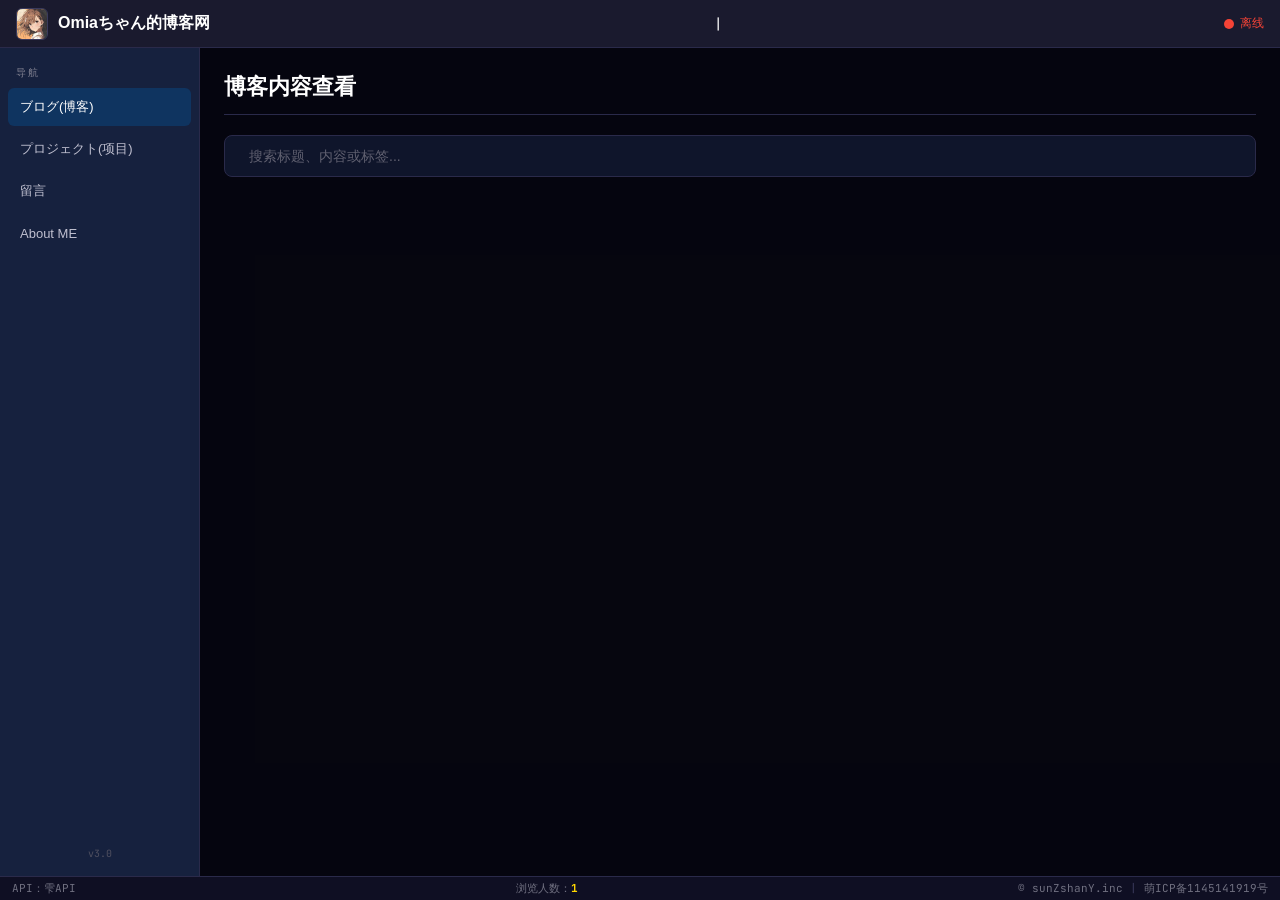
<file: index.html>
<!DOCTYPE html>
<html lang="zh-CN" dir="ltr">
<head>
    <meta charset="UTF-8">
    <meta name="viewport" content="width=device-width, initial-scale=1.0">
    <meta name="description" content="Omiaちゃん的小博客 — 编程学习、项目开发与日常生活">
    <meta name="keywords" content="Omia,博客,编程,Python,C++,Java,Linux">
    <meta name="author" content="Omiaちゃん">
    <meta property="og:title" content="Omiaちゃん的博客网">
    <meta property="og:description" content="分享编程学习与日常生活的个人站点">
    <meta property="og:type" content="website">
    <meta property="og:url" content="https://sunzshany.github.io/">
    <title>Omiaちゃん的小博客</title>
    <link rel="icon" href="images/images1.jpg" type="image/jpeg">
    <link rel="preconnect" href="https://fonts.googleapis.com">
    <link rel="preconnect" href="https://fonts.gstatic.com" crossorigin>
    <link href="https://fonts.googleapis.com/css2?family=JetBrains+Mono:ital,wght@0,400;0,700;1,400&display=swap" rel="stylesheet">
    <link rel="stylesheet" href="css/style.css">
</head>
<body data-theme="rinui-dark">
    <!-- 背景层 -->
    <div class="bg-layer" id="bgLayer" aria-hidden="true"></div>
    <div class="bg-overlay" aria-hidden="true"></div>
    <!-- Toast -->
    <div id="toastContainer" class="toast-container" aria-live="polite"></div>

    <!-- ====== RinUI 布局框架 ====== -->
     <!-- RinLit我们喜欢你口牙 -->
    <div class="rinui-layout" id="appRoot">

        <!-- 顶部标题栏 -->
        <header class="rinui-topbar" role="banner">
            <div class="topbar-left">
                <img src="images/images1.jpg" alt="Omia" class="topbar-logo" width="32" height="32" loading="eager">
                <span class="topbar-title"> Omiaちゃん的博客网</span>
            </div>
            <div class="topbar-center" aria-hidden="true">
                <span id="typed-text" class="typed-text"></span><span class="cursor">|</span>
            </div>
            <nav class="topbar-right" aria-label="工具栏">
                <span class="status-indicator" title="API连接状态" role="status">
                    <span class="status-dot" id="apiStatusDot"></span>
                    <span class="status-label" id="apiStatusText">离线</span>
                </span>
            </nav>
        </header>

        <!-- 主体 -->
        <div class="rinui-main">
            <!-- 侧边栏 -->
            <nav class="rinui-sidebar" aria-label="主导航">
                <span class="sidebar-label">导航</span>
                <button type="button" class="sidebar-btn active" data-panel="blog" aria-current="page"> ブログ(博客)</button>
                <button type="button" class="sidebar-btn" data-panel="projects"> プロジェクト(项目)</button>
                <button type="button" class="sidebar-btn disabled" data-panel="friends" disabled> 友链</button>
                <button type="button" class="sidebar-btn" data-panel="about"> About ME</button>
                <span class="sidebar-spacer"></span>
                <span class="sidebar-version">v3.0</span>
            </nav>

            <!-- 内容区 -->
            <main class="rinui-content" id="mainContent" role="main">

                <!-- ====== 博客面板 ====== -->
                <section id="blog" class="content-panel active" aria-labelledby="blogHeading">
                    <div class="panel-header">
                        <h2 class="panel-title" id="blogHeading">博客内容查看</h2>
                    </div>
                    <div class="search-bar">
                        <span class="search-icon" aria-hidden="true"></span>
                        <input type="search" id="blogSearch" placeholder="搜索标题、内容或标签..." autocomplete="off" aria-label="搜索博客">
                    </div>
                    <div id="blogList" class="blog-list" role="list" aria-label="博客文章列表"></div>
                    <div id="blogEmpty" class="empty-state hidden">
                        <span class="empty-icon" aria-hidden="true"></span>
                        <p class="empty-title">暂无博客</p>
                        <p class="empty-subtitle">敬请期待新文章~</p>
                    </div>
                </section>

                <!-- ====== 项目面板 ====== -->
                <section id="projects" class="content-panel" aria-labelledby="projectsHeading">
                    <h2 class="panel-title" id="projectsHeading" style="text-align:center"> 个人プロジェクト</h2>
                    <div class="project-card">
                        <div class="project-card-header">
                            <h3>WEB_TODO</h3>
                            <a href="https://sunzshany.github.io/TODO/" class="rinui-btn success" target="_blank" rel="noopener noreferrer">正在完全开发中</a>
                        </div>
                        <p class="project-desc">基于 HTML/CSS/JavaScript（前端三剑客） + Python Flask 的 TODO 事项管理工具，支持任务增删改查与分类管理。</p>
                        <div class="project-tags">
                            <span class="rinui-tag">HTML</span><span class="rinui-tag">CSS</span><span class="rinui-tag">JavaScript</span><span class="rinui-tag">Python</span>
                        </div>
                    </div>
                    <div class="project-card">
                        <div class="project-card-header">
                            <h3>📚 知识库</h3>
                            <a href="knowflow/index.html" class="rinui-btn success" target="_blank" rel="noopener noreferrer">进入知识库</a>
                        </div>
                        <p class="project-desc">个人知识管理工具，用于整理和记录编程学习中的知识点、踩坑经验与技术笔记。</p>
                        <div class="project-tags">
                            <span class="rinui-tag">知识管理</span><span class="rinui-tag">笔记</span><span class="rinui-tag">学习</span>
                        </div>
                    </div>
                </section>

                <!-- ====== 友链面板 ====== -->
                <section id="friends" class="content-panel" aria-labelledby="friendsHeading">
                    <h2 class="panel-title" id="friendsHeading" style="text-align:center"> 友链</h2>
                    <div class="empty-state"><span class="empty-icon" aria-hidden="true">🔗</span><p class="empty-title">暂无友链</p><p class="empty-subtitle">敬请期待</p></div>
                </section>

                <!-- ====== 关于面板 ====== -->
                <section id="about" class="content-panel" aria-labelledby="aboutHeading">
                    <h2 class="panel-title" id="aboutHeading" style="text-align:center">👤 About ME</h2>
                    <div class="about-content">
                        <img src="images/images1.jpg" alt="Omiaちゃん" class="profile-image" width="110" height="110" loading="lazy">

                        <!-- ========== 个人介绍 ========== -->
                        <p class="about-intro">Hello 大家好，我是<strong>Omiaちゃん</strong>，一名热爱编程与二次元的普通中职生。</p>
                        <div class="intro-tags">
                            <span class="intro-tag"><span class="intro-tag-icon">💻</span>写代码</span>
                            <span class="intro-tag"><span class="intro-tag-icon"></span>玩舞萌DX</span>
                            <span class="intro-tag"><span class="intro-tag-icon"></span>看纯爱番</span>
                            <span class="intro-tag"><span class="intro-tag-icon"></span>喝魔爪</span>
                            <span class="intro-tag"><span class="intro-tag-icon"></span>玩蔚蓝档案</span>
                        </div>
                        <button type="button" class="intro-more-btn" onclick="openModal('introModal')">
                            ✨ 了解更多关于我
                        </button>

                        <!-- GitHub -->
                        <a href="https://github.com/sunZshanY" target="_blank" rel="noopener noreferrer" class="github-link">
                            <svg class="github-icon" viewBox="0 0 24 24" aria-hidden="true" width="22" height="22">
                                <path fill="currentColor" d="M12 0C5.37 0 0 5.37 0 12c0 5.3 3.438 9.8 8.205 11.385.6.113.82-.258.82-.577 0-.285-.01-1.04-.015-2.04-3.338.724-4.042-1.61-4.042-1.61-.546-1.385-1.335-1.755-1.335-1.755-1.087-.744.084-.729.084-.729 1.205.084 1.838 1.236 1.838 1.236 1.07 1.835 2.809 1.305 3.495.998.108-.776.417-1.305.76-1.605-2.665-.3-5.466-1.332-5.466-5.93 0-1.31.465-2.38 1.235-3.22-.135-.303-.54-1.523.105-3.176 0 0 1.005-.322 3.3 1.23.96-.267 1.98-.399 3-.405 1.02.006 2.04.138 3 .405 2.28-1.552 3.285-1.23 3.285-1.23.645 1.653.24 2.873.12 3.176.765.84 1.23 1.91 1.23 3.22 0 4.61-2.805 5.625-5.475 5.92.42.36.81 1.096.81 2.22 0 1.606-.015 2.896-.015 3.286 0 .315.21.69.825.57C20.565 21.795 24 17.295 24 12c0-6.63-5.37-12-12-12z"/>
                            </svg>
                            GitHub · sunZshanY
                        </a>

                        <!-- ========== 许可协议 ========== -->
                        <div class="license-block">
                            <p class="license-title">📜 许可协议</p>
                            <p class="license-text">
                                本站所有原创内容采用
                                <a href="https://github.com/sunZshanY/sunZshanY.github.io/blob/main/LICENSE" target="_blank" rel="noopener noreferrer">知识共享署名-非商业性使用-相同方式共享 4.0 国际许可协议</a>
                                （CC BY-NC-SA 4.0）进行许可。
                            </p>
                            <p class="license-summary">
                                这意味着你可以自由地分享、改编本站内容，但必须：<br>
                                ① 给出适当的署名（标注原作者 Omiaちゃん）<br>
                                ② 不得用于商业目的<br>
                                ③ 改编后的作品必须以相同方式共享
                            </p>
                        </div>
                    </div>
                </section>

            </main>
        </div>

        <!-- ====== 底部状态栏 ====== -->
        <footer class="rinui-statusbar" role="contentinfo">
            <span class="statusbar-item">API：雫API</span>
            <span class="statusbar-item statusbar-center">
                浏览人数：<span id="visitorCount">0</span>
            </span>
            <span class="statusbar-item">
                <span>© sunZshanY.inc</span>
                <span class="statusbar-separator" aria-hidden="true">|</span>
                <span>萌ICP备1145141919号</span>
            </span>
        </footer>
    </div>

    <!-- ====== 博客详情弹窗 ====== -->
    <div id="blogDetailModal" class="modal hidden" role="dialog" aria-modal="true" aria-label="博客详情">
        <div class="modal-content modal-detail">
            <div class="modal-header detail-header"><h3 id="detailTitle"></h3><button type="button" class="modal-close" onclick="closeModal('blogDetailModal')" aria-label="关闭">&times;</button></div>
            <div class="modal-body detail-body"><div id="detailMeta" class="detail-meta"></div><div id="detailImageWrapper" class="detail-image-wrapper hidden"></div><div id="detailContent" class="detail-text"></div><div id="detailTags" class="detail-tags"></div></div>
            <div class="modal-footer detail-footer"><button type="button" class="rinui-btn flat" id="detailShareBtn"> 复制链接</button><button type="button" class="rinui-btn flat" onclick="closeModal('blogDetailModal')">关闭</button></div>
        </div>
    </div>

    <!-- ====== 个人介绍弹窗 ====== -->
    <div id="introModal" class="modal hidden" role="dialog" aria-modal="true" aria-label="个人介绍">
        <div class="modal-content modal-intro">
            <div class="modal-header intro-header">
                <h3>✨ 关于 Omiaちゃん</h3>
                <button type="button" class="modal-close" onclick="closeModal('introModal')" aria-label="关闭">&times;</button>
            </div>
            <div class="modal-body intro-body">
                <!-- 基本信息 -->
                <div class="intro-card">
                    <div class="intro-card-head">
                        <span class="intro-card-icon">👤</span>
                        <span class="intro-card-title">基本信息</span>
                    </div>
                    <div class="intro-card-content">
                        <p><strong>昵称：</strong>Omia</p>
                        <p><strong>身份：</strong>普通の男子中职生 / 编程爱好者</p>
                        <p><strong>属性：</strong>一名技术宅</p>
                    </div>
                </div>

                <!-- 兴趣爱好 -->
                <div class="intro-card">
                    <div class="intro-card-head">
                        <span class="intro-card-icon"></span>
                        <span class="intro-card-title">兴趣爱好</span>
                    </div>
                    <div class="intro-card-content">
                        <p>💻 <strong>写代码</strong> — Python / C++ / Java / 前端三件套，享受造轮子的快乐</p>
                        <p> <strong>舞萌DX</strong> — <del>出勤即正义，打歌如呼吸</del></p>
                        <p><strong>纯爱番</strong> — 总之就是非常可爱</p>
                        <p> <strong>魔爪</strong> — 想成为小南娘了说是</p>
                    </div>
                </div>

                <!-- 游戏世界 -->
                <div class="intro-card">
                    <div class="intro-card-head">
                        <span class="intro-card-icon"></span>
                        <span class="intro-card-title">游戏</span>
                    </div>
                    <div class="intro-card-content">
                        <strong>蔚蓝档案</strong> <del>忠实玩家</del> <b>嗯对！</b></p>
                        <p style="text-decoration:line-through;opacity:0.5;">是一名白子厨</p>
                        <p>🎵 音游爱好者，舞萌DX<del>重度玩家</del></p>
                    </div>
                </div>

                <!-- 趣味标签 -->
                <div class="intro-card">
                    <div class="intro-card-head">
                        <span class="intro-card-icon">⚡</span>
                        <span class="intro-card-title">趣味标签</span>
                    </div>
                    <div class="intro-card-content">
                        <div class="intro-fun-tags">
                            <span> Windows/Linux 用户</span>
                            <span> Java 写累了换 Python</span>
                            <span>🌙 <del>深夜 coding 选手</del></span>
                            <span>📝 博客即日记</span>
                            <span>前端设计摸索中</span>
                        </div>
                    </div>
                </div>
            </div>
            <div class="modal-footer intro-footer">
                <span class="intro-footer-note">—— 请多多关照喵！</span>
            </div>
        </div>
    </div>

    <script src="js/alert.js" defer></script>
</body>
</html>
</file>
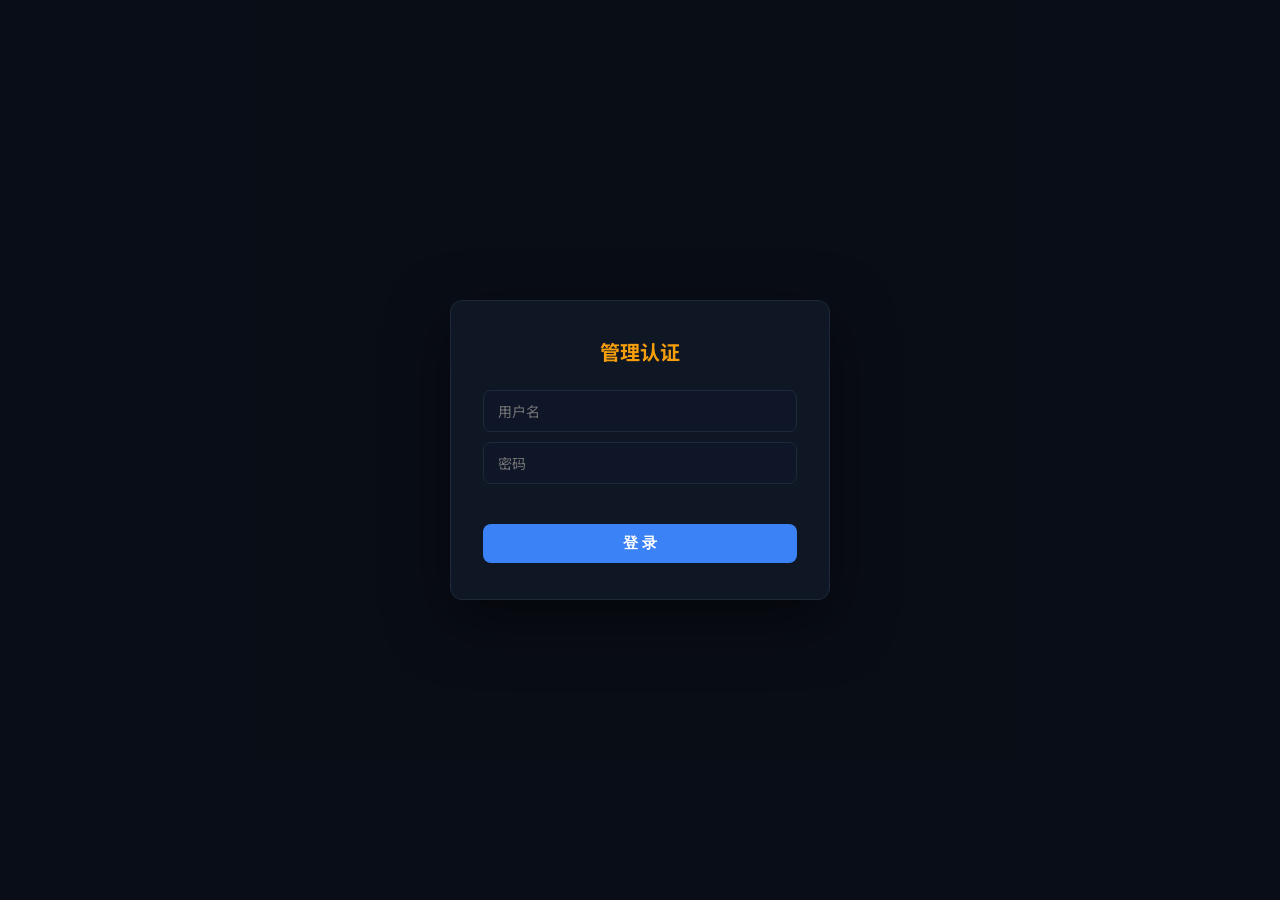
<file: _p/index.html>
<!DOCTYPE html>
<html lang="zh-CN">
<head>
<meta charset="UTF-8">
<meta name="viewport" content="width=device-width, initial-scale=1.0">
<meta name="robots" content="noindex, nofollow">
<title>控制台 — Omia</title>
<link rel="icon" href="../images/images1.jpg" type="image/jpeg">
<link rel="preconnect" href="https://fonts.googleapis.com">
<link rel="preconnect" href="https://fonts.gstatic.com" crossorigin>
<link href="https://fonts.googleapis.com/css2?family=JetBrains+Mono:wght@400;600;700&family=Noto+Sans+SC:wght@400;500;700&display=swap" rel="stylesheet">
<style>
:root{
  --bg:#0a0e17;--card:rgba(17,24,39,.85);--border:#1e293b;--border2:#334155;
  --text:#f1f5f9;--text2:#cbd5e1;--text3:#94a3b8;--text4:#64748b;
  --accent:#3b82f6;--green:#10b981;--red:#ef4444;--gold:#f59e0b;
  --font:'Noto Sans SC','Microsoft YaHei',sans-serif;--mono:'JetBrains Mono',monospace;
}
*,*::before,*::after{margin:0;padding:0;box-sizing:border-box}
body{font-family:var(--font);background:var(--bg);color:var(--text2);min-height:100vh}
/* 门禁 */
.gate{
  position:fixed;inset:0;display:flex;align-items:center;justify-content:center;
  background:rgba(10,14,23,.97);z-index:999;
}
.gate-box{
  background:var(--card);border:1px solid var(--border);border-radius:12px;
  padding:36px 32px;width:92%;max-width:380px;text-align:center;
  box-shadow:0 20px 60px rgba(0,0,0,.5);
}
.gate-box h2{color:var(--gold);font-size:20px;margin-bottom:24px}
.gate-box input{
  display:block;width:100%;padding:10px 14px;margin-bottom:10px;
  background:rgba(15,23,42,.8);border:1px solid var(--border);border-radius:8px;
  color:var(--text);font-size:14px;font-family:var(--font);outline:none;
  transition:border-color .2s;
}
.gate-box input:focus{border-color:var(--accent);box-shadow:0 0 0 3px rgba(59,130,246,.15)}
.gate-box .err{color:var(--red);font-size:13px;min-height:20px;margin:4px 0}
.gate-box button{
  width:100%;padding:10px;background:var(--accent);color:#fff;border:none;
  border-radius:8px;font-size:15px;font-weight:600;cursor:pointer;margin-top:6px;
}
.gate-box button:hover{background:#2563eb}
/* 布局 */
.shell{display:flex;flex-direction:column;min-height:100vh}
.topbar{
  display:flex;align-items:center;justify-content:space-between;
  height:48px;padding:0 20px;background:rgba(17,24,39,.9);
  border-bottom:1px solid var(--border);position:sticky;top:0;z-index:100;
}
.topbar span{color:var(--gold);font-weight:700;font-size:15px}
.main{
  flex:1;max-width:760px;margin:0 auto;width:100%;padding:24px 20px;
}
/* 卡片 */
.card{
  background:var(--card);border:1px solid var(--border);border-radius:12px;
  padding:24px 28px;margin-bottom:20px;
}
.card h3{color:var(--accent);font-size:15px;margin-bottom:14px;padding-bottom:10px;border-bottom:1px solid var(--border)}
.card p,.card li{font-size:14px;line-height:2}
.card code{background:rgba(15,23,42,.8);padding:2px 8px;border-radius:4px;font-family:var(--mono);font-size:13px;color:var(--gold)}
/* 按钮 */
.btn{
  display:inline-flex;align-items:center;gap:6px;padding:9px 18px;
  border:none;border-radius:8px;font-size:13px;font-weight:500;font-family:var(--font);
  cursor:pointer;transition:all .2s;text-decoration:none;
}
.btn-p{background:var(--accent);color:#fff}.btn-p:hover{background:#2563eb}
.btn-s{background:linear-gradient(135deg,var(--green),#059669);color:#fff}
.btn-s:hover{box-shadow:0 4px 16px rgba(16,185,129,.35)}
.btn-o{background:transparent;color:var(--accent);border:1px solid var(--border2)}
.btn-o:hover{border-color:var(--accent);background:rgba(59,130,246,.06)}
.btn-d{background:rgba(239,68,68,.12);color:var(--red)}
.btn-d:hover{background:rgba(239,68,68,.25);color:#fff}
/* 导出区 */
.export-area{
  width:100%;min-height:200px;max-height:400px;background:rgba(15,23,42,.8);
  border:1px solid var(--border);border-radius:8px;padding:16px 20px;
  font-family:var(--mono);font-size:12px;color:var(--text3);line-height:1.8;
  resize:vertical;outline:none;margin:12px 0;
}
.export-area:focus{border-color:var(--accent)}
.btn-row{display:flex;gap:10px;flex-wrap:wrap;margin:10px 0}
/* 状态徽章 */
.badge{
  display:inline-flex;align-items:center;gap:6px;padding:4px 14px;
  border-radius:14px;font-size:12px;font-weight:600;
}
.badge.on{background:rgba(16,185,129,.12);color:var(--green)}
.badge.off{background:rgba(100,116,139,.1);color:var(--text4)}
.dot{width:7px;height:7px;border-radius:50%;display:inline-block}
.badge.on .dot{background:var(--green);box-shadow:0 0 6px rgba(16,185,129,.5)}
.badge.off .dot{background:var(--text4)}
.stat{color:var(--text3);font-size:13px;margin-right:20px}
.stat strong{color:var(--text);font-size:28px;font-family:var(--mono)}
.msg{font-size:13px;min-height:20px;margin-top:6px}
.msg.ok{color:var(--green)}.msg.err{color:var(--red)}
.hint{color:var(--text4);font-size:12px;margin-top:8px;line-height:1.8}
/* 表格 */
.tbl{width:100%;border-collapse:collapse;margin-top:8px}
.tbl th{background:rgba(30,41,59,.5);color:var(--text3);font-size:11px;text-transform:uppercase;padding:10px 12px;text-align:left;border-bottom:1px solid var(--border)}
.tbl td{padding:8px 12px;font-size:13px;border-bottom:1px solid rgba(30,41,59,.4)}
.tbl tbody tr:hover{background:rgba(59,130,246,.04)}
.tag{display:inline-block;padding:2px 8px;background:rgba(59,130,246,.1);color:var(--accent);border-radius:10px;font-size:11px;font-family:var(--mono);margin:1px 3px}
.empty{text-align:center;padding:40px;color:var(--text4)}
/* 响应式 */
@media(max-width:640px){
  .main{padding:16px 12px}.card{padding:18px 16px}
}
</style>
</head>
<body>

<!-- ==================== 门禁 ==================== -->
<div id="gate" class="gate">
  <div class="gate-box">
    <h2>管理认证</h2>
    <input type="text" id="gUser" placeholder="用户名" autocomplete="off">
    <input type="password" id="gPass" placeholder="密码">
    <p class="err" id="gErr"></p>
    <button id="gBtn">登 录</button>
  </div>
</div>

<!-- ==================== 主面板 ==================== -->
<div id="shell" class="shell" style="display:none">
  <header class="topbar">
    <span>📦 控制台</span>
    <div style="display:flex;align-items:center;gap:10px">
      <a href="../index.html" class="btn btn-o" style="font-size:12px;padding:6px 14px">🏠 主站</a>
      <button class="btn btn-d" style="font-size:12px;padding:6px 14px" onclick="logout()">退出</button>
    </div>
  </header>

  <main class="main">

    <!-- 状态栏 -->
    <div class="card">
      <span class="stat">文章：<strong id="cnt">—</strong></span>
      <span class="stat">同步：</span>
      <span class="badge off" id="pubBadge"><span class="dot"></span><span id="pubText">未发布</span></span>
      <div class="btn-row" style="margin-top:12px;padding-top:12px;border-top:1px solid var(--border)">
        <button class="btn btn-s" id="btnPub">🚀 同步到主站</button>
        <button class="btn btn-o" id="btnUnpub" style="display:none">↩ 取消同步</button>
        <a href="../index.html" target="_blank" class="btn btn-o" style="text-decoration:none">👁 预览主站</a>
      </div>
    </div>

    <!-- 导出 -->
    <div class="card">
      <h3>📤 导出 posts.json</h3>
      <textarea class="export-area" id="exportArea" readonly placeholder="加载中..."></textarea>
      <div class="btn-row">
        <button class="btn btn-s" id="btnDL">💾 下载</button>
        <button class="btn btn-o" id="btnCP">📋 复制</button>
      </div>
    </div>

    <!-- 导入 -->
    <div class="card">
      <h3>📥 导入 JSON 文件</h3>
      <input type="file" id="fileInp" accept=".json" style="display:none">
      <button class="btn btn-p" id="btnImp">📂 选择 JSON 文件导入</button>
      <p class="msg" id="impMsg"></p>
      <p class="hint">导入后点击 <b>同步到主站</b> 使内容在主站生效，再 git push 永久部署。</p>
    </div>

    <!-- 文章列表 -->
    <div class="card">
      <h3>📋 当前文章</h3>
      <div id="postTable"></div>
    </div>

  </main>
</div>

<script>
(function(){
'use strict';
var DATA_URL = '../data/posts.json';
var BOX_KEY = 'omiblog_z';
var PUB_KEY = 'omi_published';
var BOSS_KEY = 'adm_sesFlag';
var PASS_KEY = 'adm_pass';  // 简单密码存储
var DEF_USER = 'admin';
var DEF_PASS = '123456';

var g_posts = [];

// ===== 门禁 =====
function initGate(){
  if(localStorage.getItem(BOSS_KEY)==='1'){ showShell();return; }
  document.getElementById('gate').style.display='';
  document.getElementById('shell').style.display='none';
}

function login(){
  var u = document.getElementById('gUser').value.trim();
  var p = document.getElementById('gPass').value;
  // 直接硬编码，最简单可靠
  if(u==='admin' && p==='123456'){
    localStorage.setItem(BOSS_KEY,'1');
    document.getElementById('gate').style.display='none';
    document.getElementById('gUser').value='';document.getElementById('gPass').value='';
    document.getElementById('gErr').textContent='';
    showShell();
  } else {
    document.getElementById('gErr').textContent='凭证错误';
  }
}

function logout(){
  localStorage.removeItem(BOSS_KEY);
  document.getElementById('gate').style.display='';
  document.getElementById('shell').style.display='none';
}

// ===== 数据 =====
function fetchData(cb){
  fetch(DATA_URL+'?_t='+Date.now())
    .then(function(r){if(!r.ok)throw Error('HTTP '+r.status);return r.json()})
    .then(function(d){
      if(d&&Array.isArray(d.posts)){g_posts=d.posts;try{localStorage.setItem(BOX_KEY,JSON.stringify(d.posts))}catch(e){}}
      if(cb)cb(null,d);
    })
    .catch(function(e){
      try{var r=localStorage.getItem(BOX_KEY);g_posts=r?JSON.parse(r):[]}catch(ex){g_posts=[]}
      if(cb)cb(e,null);
    });
}

// ===== 渲染 =====
function render(){
  document.getElementById('cnt').textContent=g_posts.length;
  updatePubBadge();

  // 导出区
  var ex={version:'4.0',updatedAt:new Date().toISOString(),posts:g_posts};
  document.getElementById('exportArea').value=JSON.stringify(ex,null,2);

  // 文章表
  var t=document.getElementById('postTable');
  if(!g_posts.length){t.innerHTML='<div class="empty">暂无文章</div>';return}
  var h='<table class="tbl"><thead><tr><th>ID</th><th>标题</th><th>日期</th><th>标签</th></tr></thead><tbody>';
  g_posts.forEach(function(p){
    h+='<tr><td>'+p.id+'</td><td><strong style="color:var(--text)">'+esc(p.title)+'</strong></td><td>'+esc(p.date)+'</td><td>'+(p.tags||[]).map(function(t){return'<span class="tag">'+esc(t)+'</span>'}).join(' ')+'</td></tr>';
  });
  h+='</tbody></table>';t.innerHTML=h;
}

function esc(s){var d=document.createElement('div');d.textContent=s;return d.innerHTML}

function updatePubBadge(){
  var on=localStorage.getItem(PUB_KEY)==='1';
  var b=document.getElementById('pubBadge');var t=document.getElementById('pubText');
  var bp=document.getElementById('btnPub');var bu=document.getElementById('btnUnpub');
  if(on){b.className='badge on';t.textContent='已发布';bp.style.display='none';bu.style.display=''}
  else{b.className='badge off';t.textContent='未发布';bp.style.display='';bu.style.display='none'}
}

// ===== 导出 =====
function download(){
  var c=document.getElementById('exportArea').value;
  if(!c){alert('无数据');return}
  var b=new Blob([c],{type:'application/json'});
  var a=document.createElement('a');a.href=URL.createObjectURL(b);
  a.download='posts_'+new Date().toISOString().slice(0,10)+'.json';a.click();
  URL.revokeObjectURL(a.href);
}

function copyExport(){
  var c=document.getElementById('exportArea').value;
  navigator.clipboard.writeText(c).then(function(){alert('已复制')})
    .catch(function(){var ta=document.getElementById('exportArea');ta.select();document.execCommand('copy');alert('已复制')});
}

// ===== 导入 =====
function importFile(f){
  var m=document.getElementById('impMsg');m.textContent='';m.className='msg';
  var r=new FileReader();
  r.onload=function(e){
    try{var d=JSON.parse(e.target.result)}catch(err){m.textContent='❌ JSON格式错误';m.className='msg err';return}
    if(!d.posts||!Array.isArray(d.posts)){m.textContent='❌ 缺少 posts 数组';m.className='msg err';return}
    for(var i=0;i<d.posts.length;i++){var p=d.posts[i];if(!p.id||!p.title||!p.date||!p.content){m.textContent='❌ 第'+(i+1)+'篇文章缺少必要字段';m.className='msg err';return}}
    g_posts=d.posts;
    try{localStorage.setItem(BOX_KEY,JSON.stringify(d.posts))}catch(e){m.textContent='❌ 存储不足';m.className='msg err';return}
    render();m.textContent='✅ 导入成功！共 '+d.posts.length+' 篇';m.className='msg ok';
    updatePubBadge();
  };
  r.onerror=function(){m.textContent='❌ 读取失败';m.className='msg err'};
  r.readAsText(f);
}

// ===== 发布 =====
function publish(){
  try{localStorage.setItem(BOX_KEY,JSON.stringify(g_posts))}catch(e){alert('存储失败');return}
  localStorage.setItem(PUB_KEY,'1');updatePubBadge();alert('✅ 已同步到主站！');
}

function unpublish(){
  localStorage.removeItem(PUB_KEY);updatePubBadge();alert('↩ 已取消同步');
}

// ===== 事件 =====
function wire(){
  document.getElementById('gBtn').addEventListener('click',login);
  document.getElementById('gPass').addEventListener('keydown',function(e){if(e.key==='Enter')login()});
  document.getElementById('btnDL').addEventListener('click',download);
  document.getElementById('btnCP').addEventListener('click',copyExport);
  document.getElementById('btnImp').addEventListener('click',function(){document.getElementById('fileInp').click()});
  document.getElementById('fileInp').addEventListener('change',function(){if(this.files[0]){importFile(this.files[0]);this.value=''}});
  document.getElementById('btnPub').addEventListener('click',publish);
  document.getElementById('btnUnpub').addEventListener('click',unpublish);
}

function showShell(){
  document.getElementById('gate').style.display='none';
  document.getElementById('shell').style.display='';
  fetchData(function(){render()});
}

// 启动
initGate();wire();
if(localStorage.getItem(BOSS_KEY)==='1'){fetchData(function(){render()})}
})();
</script>
</body>
</html>
</file>
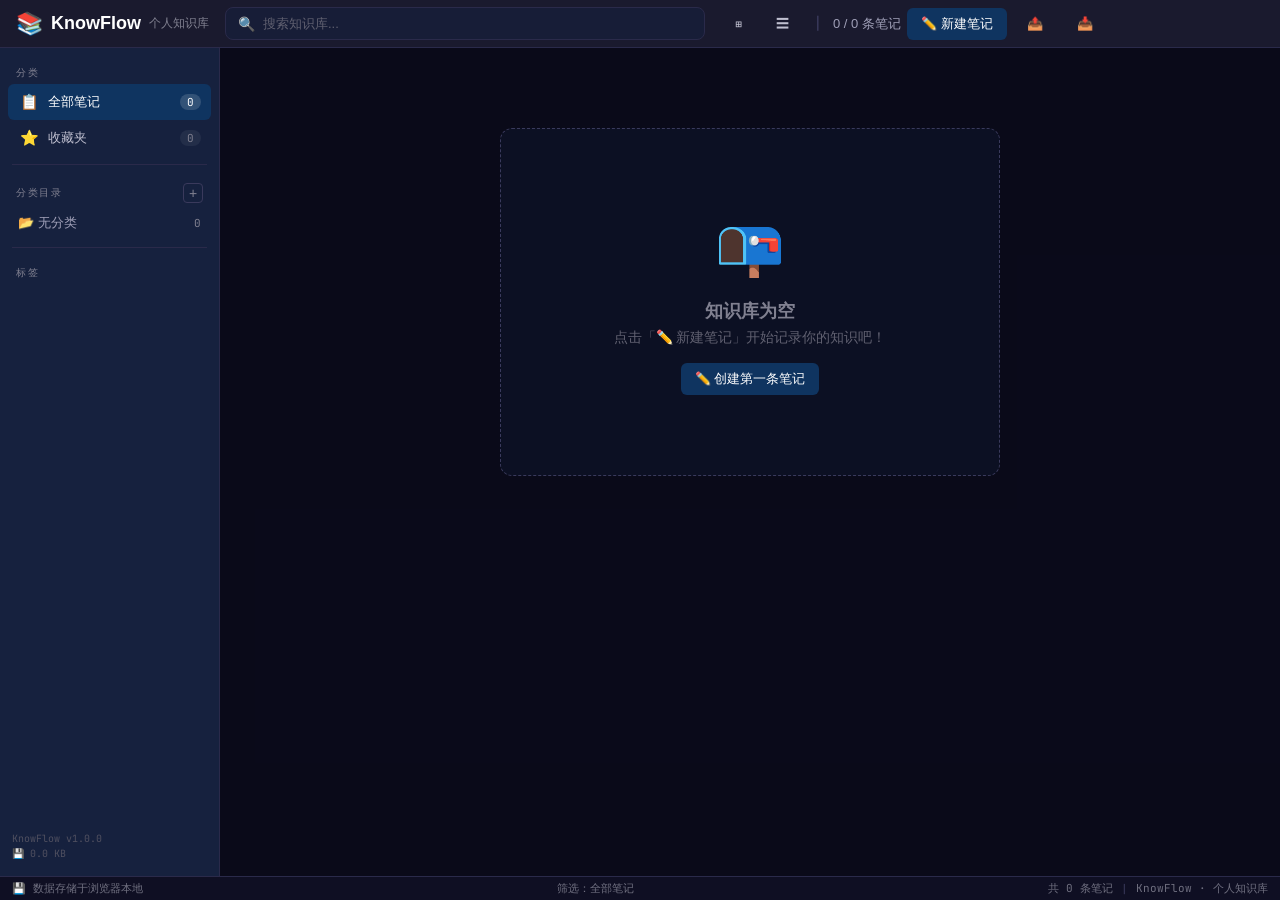
<file: knowflow.html>
<!DOCTYPE html>
<html lang="zh-CN">
<head>
    <meta charset="UTF-8">
    <meta name="viewport" content="width=device-width, initial-scale=1.0">
    <meta name="description" content="KnowFlow — 个人知识库管理系统，基于 RinUI Fluent Design">
    <title>KnowFlow · 个人知识库</title>
    <link rel="icon" href="images/images1.jpg" type="image/jpeg">
    <link rel="preconnect" href="https://fonts.googleapis.com">
    <link rel="preconnect" href="https://fonts.gstatic.com" crossorigin>
    <link href="https://fonts.googleapis.com/css2?family=JetBrains+Mono:ital,wght@0,100..800;1,100..800&display=swap" rel="stylesheet">
    <link rel="stylesheet" href="css/knowflow.css">
</head>
<body>

    <!-- ==================== Toast 通知容器 ==================== -->
    <div id="toastContainer" class="toast-container"></div>

    <!-- ==================== RinUI 布局 ==================== -->
    <div class="rinui-layout">

        <!-- ====== 顶部标题栏 (RinUI: #1a1a2e) ====== -->
        <header class="rinui-topbar">
            <div class="topbar-left">
                <span class="topbar-logo-icon">📚</span>
                <span class="topbar-title">KnowFlow</span>
                <span class="topbar-subtitle">个人知识库</span>
            </div>

            <!-- 搜索栏 -->
            <div class="topbar-search">
                <span class="search-icon">🔍</span>
                <input type="text" id="globalSearch" placeholder="搜索知识库..." autocomplete="off">
                <button class="search-clear hidden" id="searchClear" title="清除搜索">&times;</button>
            </div>

            <div class="topbar-right">
                <!-- 视图切换 -->
                <button class="rinui-btn flat view-toggle active" data-view="grid" title="网格视图">⊞</button>
                <button class="rinui-btn flat view-toggle" data-view="list" title="列表视图">☰</button>

                <span class="topbar-divider">|</span>

                <!-- 统计 -->
                <span class="topbar-stat" id="noteCount">0 条笔记</span>

                <!-- 操作 -->
                <button class="rinui-btn primary" id="newNoteBtn">✏️ 新建笔记</button>
                <button class="rinui-btn flat" id="exportBtn" title="导出知识库">📤</button>
                <button class="rinui-btn flat" id="importBtn" title="导入知识库">📥</button>
                <input type="file" id="importFile" accept=".json" class="hidden">
            </div>
        </header>

        <!-- ====== 主体区域 ====== -->
        <div class="rinui-main">

            <!-- 侧边栏 (RinUI: #16213e) -->
            <aside class="rinui-sidebar" id="sidebar">
                <!-- 分类导航 -->
                <div class="sidebar-section-label">分类</div>
                <button class="sidebar-nav-btn active" data-filter="all">
                    <span class="nav-icon">📋</span> 全部笔记
                    <span class="nav-count" id="countAll">0</span>
                </button>
                <button class="sidebar-nav-btn" data-filter="favorites">
                    <span class="nav-icon">⭐</span> 收藏夹
                    <span class="nav-count" id="countFav">0</span>
                </button>

                <div class="sidebar-divider"></div>

                <!-- 动态分类列表 -->
                <div class="sidebar-section-label">
                    分类目录
                    <button class="category-add-btn" id="addCategoryBtn" title="新建分类">+</button>
                </div>
                <div class="category-list" id="categoryList">
                    <!-- 动态渲染 -->
                </div>

                <div class="sidebar-divider"></div>

                <!-- 标签云 -->
                <div class="sidebar-section-label">标签</div>
                <div class="tag-cloud" id="tagCloud">
                    <!-- 动态渲染 -->
                </div>

                <div class="sidebar-spacer"></div>

                <!-- 底部信息 -->
                <div class="sidebar-footer">
                    <span class="sidebar-version">KnowFlow v1.0.0</span>
                    <span class="sidebar-storage" id="storageInfo"></span>
                </div>
            </aside>

            <!-- 内容区 -->
            <main class="rinui-content" id="mainContent">
                <!-- 空状态 -->
                <div id="emptyState" class="empty-state">
                    <div class="empty-icon">📭</div>
                    <p class="empty-title">知识库为空</p>
                    <p class="empty-subtitle">点击「✏️ 新建笔记」开始记录你的知识吧！</p>
                    <button class="rinui-btn primary" style="margin-top:16px;" onclick="document.getElementById('newNoteBtn').click()">
                        ✏️ 创建第一条笔记
                    </button>
                </div>

                <!-- 笔记网格/列表 -->
                <div id="noteGrid" class="note-grid hidden"></div>
            </main>
        </div>

        <!-- ====== 底部状态栏 (RinUI: #0f0f23) ====== -->
        <footer class="rinui-statusbar">
            <span class="statusbar-left">💾 数据存储于浏览器本地</span>
            <span class="statusbar-center" id="statusFilter">筛选：全部笔记</span>
            <span class="statusbar-right">
                <span id="statusStats"></span>
                <span class="statusbar-divider">|</span>
                <span>KnowFlow · 个人知识库</span>
            </span>
        </footer>
    </div>

    <!-- ==================== 笔记编辑弹窗 ==================== -->
    <div id="noteModal" class="modal hidden">
        <div class="modal-content">
            <div class="modal-header">
                <h3 id="noteModalTitle">✏️ 新建笔记</h3>
                <button class="close-modal" id="closeNoteModal">&times;</button>
            </div>
            <div class="modal-body">
                <input type="hidden" id="noteId">

                <div class="form-row">
                    <div class="form-group" style="flex: 2;">
                        <label for="noteTitle">标题 *</label>
                        <input type="text" id="noteTitle" placeholder="笔记标题" maxlength="200">
                    </div>
                    <div class="form-group" style="flex: 1;">
                        <label for="noteCategory">分类</label>
                        <div class="category-select-wrapper">
                            <select id="noteCategory">
                                <option value="">无分类</option>
                            </select>
                            <button class="rinui-btn flat category-new-btn" id="newCategoryInlineBtn" title="新建分类">+</button>
                        </div>
                    </div>
                </div>

                <div class="form-group">
                    <label for="noteContent">内容</label>
                    <div class="editor-toolbar">
                        <button class="toolbar-btn" data-action="bold" title="加粗"><b>B</b></button>
                        <button class="toolbar-btn" data-action="italic" title="斜体"><i>I</i></button>
                        <button class="toolbar-btn" data-action="heading" title="标题">H</button>
                        <button class="toolbar-btn" data-action="code" title="代码">&lt;/&gt;</button>
                        <button class="toolbar-btn" data-action="list" title="列表">≡</button>
                        <button class="toolbar-btn" data-action="link" title="链接">🔗</button>
                        <span class="toolbar-spacer"></span>
                        <button class="toolbar-btn" id="previewToggle" title="预览">👁 预览</button>
                    </div>
                    <textarea id="noteContent" rows="10" placeholder="开始记录你的知识...&#10;&#10;支持简单 Markdown 格式：&#10;# 标题&#10;**加粗** *斜体*&#10;- 列表项&#10;`代码`" maxlength="50000"></textarea>
                    <div id="contentPreview" class="content-preview hidden"></div>
                    <span class="char-count" id="noteCharCount">0 / 50000</span>
                </div>

                <div class="form-group">
                    <label for="noteTags">标签（用逗号分隔）</label>
                    <input type="text" id="noteTags" placeholder="例如：Python, 教程, 笔记..." maxlength="300">
                </div>
            </div>
            <div class="modal-footer">
                <button class="rinui-btn flat" id="cancelNoteBtn">取消</button>
                <button class="rinui-btn flat" id="favToggleBtn" title="收藏">⭐</button>
                <button class="rinui-btn primary" id="saveNoteBtn">💾 保存</button>
            </div>
        </div>
    </div>

    <!-- ==================== 删除确认弹窗 ==================== -->
    <div id="confirmModal" class="modal hidden">
        <div class="modal-content" style="max-width: 400px;">
            <div class="modal-header">
                <h3>⚠️ 确认删除</h3>
                <button class="close-modal" id="closeConfirmModal">&times;</button>
            </div>
            <div class="modal-body">
                <p style="color:#c0c0d0; text-align:center;" id="confirmMessage">确定要删除这条笔记吗？此操作不可撤销！</p>
            </div>
            <div class="modal-footer">
                <button class="rinui-btn flat" id="cancelConfirmBtn">取消</button>
                <button class="rinui-btn danger" id="confirmDeleteBtn">🗑️ 删除</button>
            </div>
        </div>
    </div>

    <!-- ==================== 详情查看弹窗 ==================== -->
    <div id="detailModal" class="modal hidden">
        <div class="modal-content detail-content">
            <div class="modal-header detail-header">
                <h3 id="detailTitle"></h3>
                <button class="close-modal" id="closeDetailModal">&times;</button>
            </div>
            <div class="modal-body detail-body">
                <div class="detail-meta" id="detailMeta"></div>
                <div class="detail-text" id="detailContent"></div>
                <div class="detail-tags" id="detailTags"></div>
            </div>
            <div class="modal-footer detail-footer">
                <button class="rinui-btn flat" id="detailEditBtn">✏️ 编辑</button>
                <button class="rinui-btn flat" id="detailDeleteBtn">🗑️ 删除</button>
                <button class="rinui-btn flat" id="closeDetailBtn">关闭</button>
            </div>
        </div>
    </div>

    <!-- ==================== 主脚本 ==================== -->
    <script src="js/knowflow.js" defer></script>
</body>
</html>
</file>
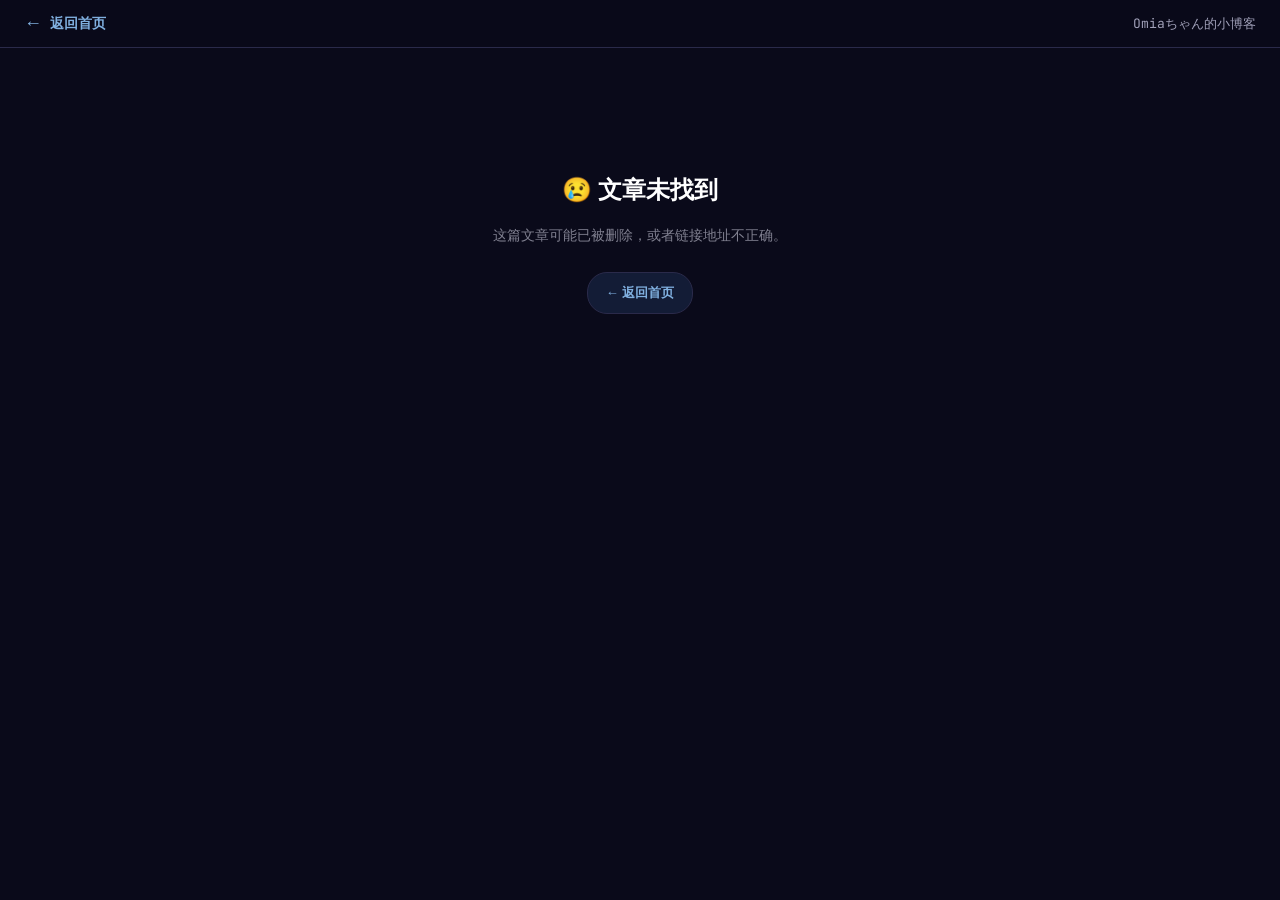
<file: read.html>
<!DOCTYPE html>
<html lang="zh-CN" dir="ltr">
<head>
    <meta charset="UTF-8">
    <meta name="viewport" content="width=device-width, initial-scale=1.0">
    <meta name="description" content="Omiaちゃん的小博客 — 文章阅读">
    <meta name="author" content="Omiaちゃん">
    <meta property="og:title" id="ogTitle" content="Omiaちゃん的小博客">
    <meta property="og:description" id="ogDesc" content="分享编程学习与日常生活的个人站点">
    <meta property="og:type" content="article">
    <meta property="og:url" id="ogUrl" content="https://sunzshany.github.io/">
    <title id="pageTitle">阅读文章 — Omiaちゃん的小博客</title>
    <link rel="icon" href="images/images1.jpg" type="image/jpeg">
    <link rel="preconnect" href="https://fonts.googleapis.com">
    <link rel="preconnect" href="https://fonts.gstatic.com" crossorigin>
    <link href="https://fonts.googleapis.com/css2?family=JetBrains+Mono:ital,wght@0,400;0,700;1,400&display=swap" rel="stylesheet">
    <style>
        /* ====== 阅读页专用样式 ====== */
        :root {
            --c-bg:     #0a0a1a;
            --c-card:   rgba(22,33,62,0.85);
            --c-line:   #2a2a4a;
            --c-line2:  #3a3a5c;
            --c-ink:    #ffffff;
            --c-body:   #c0c0d0;
            --c-soft:   #a0a0b8;
            --c-fade:   #808090;
            --c-chip:   #80b0e0;
            --c-fire:   #0f3460;
            --c-gold:   #ffd700;
            --font-cn:  'Microsoft YaHei', 'SimHei', '黑体', sans-serif;
            --font-mono:'JetBrains Mono', 'SimHei', monospace;
        }

        *, *::before, *::after { margin: 0; padding: 0; box-sizing: border-box; }

        body {
            min-height: 100vh;
            font-family: var(--font-cn);
            background: var(--c-bg);
            color: var(--c-body);
            line-height: 1.8;
            display: flex; flex-direction: column; align-items: center;
        }

        /* ---- 顶栏（极简） ---- */
        .read-topbar {
            position: sticky; top: 0; z-index: 100;
            width: 100%; height: 48px;
            display: flex; align-items: center; justify-content: space-between;
            padding: 0 24px;
            background: rgba(10,10,26,0.85);
            backdrop-filter: blur(14px);
            border-bottom: 1px solid var(--c-line);
        }
        .read-back {
            display: inline-flex; align-items: center; gap: 8px;
            color: var(--c-chip); font-size: 14px; font-weight: 600;
            font-family: var(--font-cn); text-decoration: none;
            transition: all 0.2s ease;
        }
        .read-back:hover { color: #a0d0ff; gap: 12px; }
        .read-back-arrow { font-size: 18px; transition: transform 0.2s ease; }
        .read-back:hover .read-back-arrow { transform: translateX(-3px); }
        .read-top-title {
            color: var(--c-soft); font-size: 13px;
            font-family: var(--font-mono);
            overflow: hidden; text-overflow: ellipsis; white-space: nowrap;
            max-width: 50%;
        }

        /* ---- 主体 ---- */
        .read-main {
            width: 100%; max-width: 780px;
            padding: 40px 28px 60px;
            flex: 1;
        }

        /* ---- 文章头 ---- */
        .article-header { margin-bottom: 36px; text-align: center; }
        .article-title {
            color: var(--c-ink);
            font-size: 32px; font-weight: 800;
            font-family: var(--font-cn);
            line-height: 1.35; margin-bottom: 18px;
            letter-spacing: 0.03em;
        }
        .article-meta {
            display: flex; align-items: center; justify-content: center;
            gap: 16px; flex-wrap: wrap;
            color: var(--c-fade);
            font-size: 14px; font-family: var(--font-cn);
            padding-bottom: 22px;
            border-bottom: 1px solid rgba(42,42,74,0.4);
        }
        .article-meta-item {
            display: inline-flex; align-items: center; gap: 5px;
        }
        .article-meta-sep { color: var(--c-line2); font-size: 12px; }

        /* ---- 题图 ---- */
        .article-hero {
            margin: 0 -28px 36px;
            border-radius: 0; overflow: hidden;
            box-shadow: 0 8px 36px rgba(0,0,0,0.5);
        }
        .article-hero img {
            display: block; width: 100%; max-height: 420px;
            object-fit: cover; cursor: pointer;
            transition: transform 0.5s ease;
        }
        .article-hero img:hover { transform: scale(1.02); }

        /* ---- 正文 ---- */
        .article-body {
            color: var(--c-body);
            font-size: 16px; line-height: 2.2;
            word-break: break-word;
        }
        .article-body p {
            margin-bottom: 22px; text-indent: 2em;
        }
        .article-body p:last-child { margin-bottom: 0; }
        /* 首段首字下沉 */
        .article-body p:first-of-type::first-letter {
            font-size: 3em; font-weight: 700;
            float: left; line-height: 0.7;
            padding: 5px 9px 0 0;
            color: var(--c-chip);
            font-family: var(--font-cn);
        }

        /* ---- 标签 ---- */
        .article-tags {
            margin-top: 36px; padding-top: 24px;
            border-top: 1px solid var(--c-line);
            display: flex; flex-wrap: wrap; gap: 10px;
            align-items: center;
        }
        .article-tags::before { content: '🏷️'; font-size: 15px; }
        .article-tags:empty { display: none; }
        .article-tag {
            display: inline-block;
            padding: 6px 16px;
            background: var(--c-fire);
            color: var(--c-chip);
            font-size: 13px; font-family: var(--font-mono);
            border-radius: 16px;
            border: 1px solid rgba(128,176,224,0.15);
            transition: all 0.2s ease;
        }
        .article-tag:hover { background: #1a4a80; transform: translateY(-1px); }

        /* ---- 底栏 ---- */
        .read-footer {
            width: 100%; max-width: 780px;
            padding: 0 28px 36px;
            display: flex; justify-content: space-between; align-items: center;
            gap: 12px; flex-wrap: wrap;
        }
        .read-footer-note {
            color: var(--c-fade); font-size: 13px;
            font-family: var(--font-mono);
        }
        .read-footer-btn {
            display: inline-flex; align-items: center; gap: 6px;
            padding: 8px 18px;
            background: rgba(22,33,62,0.8);
            border: 1px solid var(--c-line);
            border-radius: 20px;
            color: var(--c-chip); font-size: 13px; font-weight: 600;
            font-family: var(--font-cn); cursor: pointer;
            text-decoration: none;
            transition: all 0.25s ease;
        }
        .read-footer-btn:hover {
            background: #1b1f23; border-color: var(--c-line2);
            transform: translateY(-2px);
            box-shadow: 0 4px 16px rgba(0,0,0,0.3);
        }

        /* ---- 404 ---- */
        .read-404 {
            text-align: center; padding: 80px 20px;
        }
        .read-404 h2 {
            color: var(--c-ink); font-size: 24px; margin-bottom: 12px;
            font-family: var(--font-cn);
        }
        .read-404 p { color: var(--c-fade); font-size: 14px; margin-bottom: 24px; }

        /* ---- 滚动条 ---- */
        ::-webkit-scrollbar { width: 5px; }
        ::-webkit-scrollbar-thumb { background: var(--c-line2); border-radius: 3px; }
        ::-webkit-scrollbar-track { background: transparent; }

        /* ---- 响应式 ---- */
        @media (max-width: 768px) {
            .read-main { padding: 28px 20px 48px; }
            .article-title { font-size: 26px; }
            .article-hero { margin: 0 -20px 28px; }
            .article-hero img { max-height: 280px; }
            .article-body { font-size: 15px; line-height: 2; }
            .article-body p { text-indent: 1.5em; margin-bottom: 16px; }
            .article-body p:first-of-type::first-letter { font-size: 2.4em; }
            .read-footer { padding: 0 20px 28px; }
            .read-topbar { padding: 0 16px; }
        }

        @media (max-width: 480px) {
            .read-main { padding: 20px 14px 36px; }
            .article-title { font-size: 22px; letter-spacing: 0.01em; }
            .article-meta { font-size: 12px; gap: 10px; }
            .article-hero { margin: 0 -14px 22px; }
            .article-hero img { max-height: 200px; }
            .article-body { font-size: 14px; line-height: 1.9; }
            .article-body p { text-indent: 1.2em; margin-bottom: 14px; }
            .article-body p:first-of-type::first-letter { font-size: 2em; padding-right: 6px; }
            .read-footer { padding: 0 14px 24px; flex-direction: column; text-align: center; }
            .read-topbar { padding: 0 12px; height: 44px; }
            .read-back { font-size: 13px; }
            .read-top-title { font-size: 11px; }
        }
    </style>
</head>
<body>

    <!-- 极简顶栏 -->
    <header class="read-topbar">
        <a href="index.html" class="read-back">
            <span class="read-back-arrow">←</span> 返回首页
        </a>
        <span class="read-top-title" id="topTitle">Omiaちゃん的小博客</span>
    </header>

    <!-- 文章内容区 -->
    <main class="read-main" id="articleContent">
        <!-- 动态填充 -->
    </main>

    <!-- 底部操作 -->
    <footer class="read-footer" id="articleFooter">
        <!-- 动态填充 -->
    </footer>

    <script>
    (function() {
        'use strict';

        var BOX_KEY = 'omiblog_z';
        var DATA_URL = 'data/posts.json';

        function safeHTML(s) { var d = document.createElement('div'); d.textContent = s; return d.innerHTML; }
        function safeAttr(s) { return s.replace(/&/g,'&amp;').replace(/"/g,'&quot;').replace(/'/g,'&#39;').replace(/</g,'&lt;').replace(/>/g,'&gt;'); }

        // 读取文章：优先检查管理员本地发布，再尝试 JSON 文件，降级到 localStorage 缓存
        function getPost(id, cb) {
            var PUB_FLAG = 'omi_published';

            // 优先检查管理员是否发布了本地更新
            if (localStorage.getItem(PUB_FLAG) === '1') {
                try {
                    var localRaw = localStorage.getItem(BOX_KEY);
                    if (localRaw) {
                        var localPosts = JSON.parse(localRaw);
                        if (Array.isArray(localPosts)) {
                            var localPost = localPosts.find(function(b) { return b.id === id; }) || null;
                            if (localPost) { cb(localPost); return; }
                        }
                    }
                } catch(e) { /* 回退 */ }
            }

            // 尝试从 JSON 文件加载
            fetch(DATA_URL + '?_t=' + Date.now())
                .then(function(r) {
                    if (!r.ok) throw new Error('HTTP ' + r.status);
                    return r.json();
                })
                .then(function(data) {
                    if (data && Array.isArray(data.posts)) {
                        // 同步到 localStorage 缓存
                        try { localStorage.setItem(BOX_KEY, JSON.stringify(data.posts)); } catch(e) {}
                        var post = data.posts.find(function(b) { return b.id === id; }) || null;
                        cb(post);
                    } else {
                        throw new Error('Invalid format');
                    }
                })
                .catch(function(err) {
                    console.warn('⚠️ 无法加载 data/posts.json，使用 localStorage 缓存:', err.message);
                    // 降级：从 localStorage 读取
                    try {
                        var raw = localStorage.getItem(BOX_KEY);
                        if (!raw) { cb(null); return; }
                        var posts = JSON.parse(raw);
                        var post = posts.find(function(b) { return b.id === id; }) || null;
                        cb(post);
                    } catch(e) { cb(null); }
                });
        }

        function getReadingLen(content) {
            if (!content) return '短篇';
            var len = content.replace(/\s/g, '').length;
            if (len < 200) return '短篇';
            if (len < 800) return '中篇';
            return '长文';
        }

        function render() {
            var params = new URLSearchParams(location.search);
            var id = parseInt(params.get('post'), 10);
            if (!id) {
                show404();
                return;
            }

            var main = document.getElementById('articleContent');
            var footer = document.getElementById('articleFooter');
            var topTitle = document.getElementById('topTitle');

            // 显示加载中
            main.innerHTML = '<div class="read-404"><h2>⏳ 加载中...</h2><p>正在获取文章内容</p></div>';

            getPost(id, function(post) {
                if (!post) {
                    show404();
                    return;
                }

                // 更新页面元信息
                document.title = post.title + ' — Omiaちゃん的小博客';
                if (topTitle) topTitle.textContent = post.title;

                // 更新 OG 标签
                var ogTitle = document.getElementById('ogTitle');
                var ogDesc = document.getElementById('ogDesc');
                var ogUrl = document.getElementById('ogUrl');
                if (ogTitle) ogTitle.setAttribute('content', post.title);
                if (ogDesc) ogDesc.setAttribute('content', (post.content || '').replace(/\s+/g, ' ').trim().slice(0, 120));
                if (ogUrl) ogUrl.setAttribute('content', location.href);

                // 正文
                var bodyText = (post.content || '').trim() || post.title;
                var paragraphs = bodyText.split('\n').filter(function(p) { return p.trim(); })
                    .map(function(p) { return '<p>' + safeHTML(p.trim()) + '</p>'; }).join('');

                // 题图
                var heroHTML = '';
                if (post.image || post.images) {
                    var imgSrc = post.image || post.images;
                    heroHTML = '<div class="article-hero">'
                        + '<img src="' + safeAttr(imgSrc) + '" alt="' + safeAttr(post.title) + '" '
                        + 'onclick="window.open(\'' + safeAttr(imgSrc) + '\')" loading="eager" '
                        + 'onerror="this.parentElement.style.display=\'none\'">'
                        + '</div>';
                }

                // 标签
                var tagsHTML = '';
                if (post.tags && post.tags.length) {
                    tagsHTML = post.tags.map(function(t) {
                        return '<span class="article-tag">' + safeHTML(t) + '</span>';
                    }).join('');
                }

                // 元信息
                var metaHTML = '<span class="article-meta-item">📅 ' + safeHTML(post.date) + '</span>'
                    + '<span class="article-meta-sep">│</span>'
                    + '<span class="article-meta-item">✍️ Omiaちゃん</span>'
                    + '<span class="article-meta-sep">│</span>'
                    + '<span class="article-meta-item">📖 ' + getReadingLen(post.content) + '</span>';

                // 渲染
                main.innerHTML = '<article>'
                    + '<header class="article-header">'
                    + '<h1 class="article-title">' + safeHTML(post.title) + '</h1>'
                    + '<div class="article-meta">' + metaHTML + '</div>'
                    + '</header>'
                    + heroHTML
                    + '<div class="article-body">' + paragraphs + '</div>'
                    + '<div class="article-tags">' + tagsHTML + '</div>'
                    + '</article>';

                // 底栏
                footer.innerHTML = '<span class="read-footer-note">© sunZshanY.inc · CC BY-NC-SA 4.0</span>'
                    + '<div style="display:flex;gap:10px;flex-wrap:wrap;">'
                    + '<button class="read-footer-btn" onclick="copyLink()">📋 复制链接</button>'
                    + '<a href="index.html" class="read-footer-btn">🏠 返回首页</a>'
                    + '</div>';
                footer.style.display = '';
            });
        }

        function show404() {
            var main = document.getElementById('articleContent');
            var footer = document.getElementById('articleFooter');
            main.innerHTML = '<div class="read-404">'
                + '<h2>😢 文章未找到</h2>'
                + '<p>这篇文章可能已被删除，或者链接地址不正确。</p>'
                + '<a href="index.html" class="read-footer-btn">← 返回首页</a>'
                + '</div>';
            if (footer) footer.style.display = 'none';
            document.title = '404 — Omiaちゃん的小博客';
        }

        // 复制链接
        window.copyLink = function() {
            navigator.clipboard.writeText(location.href).then(function() {
                var btn = document.querySelector('.read-footer-btn');
                if (btn) { var t = btn.textContent; btn.textContent = '✅ 已复制'; setTimeout(function(){ btn.textContent = t; }, 1800); }
            }).catch(function() {
                alert('复制失败，请手动复制地址栏链接');
            });
        };

        // 启动
        render();
    })();
    </script>

</body>
</html>
</file>
<file: css/style.css>
/* ============================================================
   Omiaちゃん Blog — 样式表 v4.0
   RinUI Fluent Design Dark Theme
   ============================================================ */
:root {
    --rinui-topbar:     #1a1a2e;
    --rinui-sidebar:    #16213e;
    --rinui-active:     #0f3460;
    --rinui-statusbar:  #0f0f23;
    --rinui-border:     #2a2a4a;
    --rinui-border-hov: #3a3a5c;
    --rinui-text:       #ffffff;
    --rinui-text-reg:   #c0c0d0;
    --rinui-text-sub:   #a0a0b8;
    --rinui-text-muted: #808090;
    --rinui-text-stat:  #707080;
    --rinui-text-dis:   #606070;
    --rinui-text-ver:   #505060;
    --rinui-green:      #4caf50;
    --rinui-red:        #f44336;
    --rinui-tag-text:   #80b0e0;
    --rinui-gold:       #ffd700;
    --font-cn: 'Microsoft YaHei', 'SimHei', '黑体', sans-serif;
    --font-mono: 'JetBrains Mono', 'SimHei', monospace;

    /* 丝滑缓动曲线 */
    --ease-out-expo:    cubic-bezier(0.16, 1, 0.3, 1);
    --ease-out-quart:   cubic-bezier(0.25, 1, 0.5, 1);
    --ease-spring:      cubic-bezier(0.175, 0.885, 0.32, 1.275);
    --ease-in-out-circ: cubic-bezier(0.85, 0, 0.15, 1);
    --ease-smooth:      cubic-bezier(0.4, 0, 0.2, 1);
    --ease-elastic:     cubic-bezier(0.68, -0.55, 0.265, 1.55);
}

*, *::before, *::after { margin: 0; padding: 0; box-sizing: border-box; }
html { scroll-behavior: smooth; }

body {
    min-height: 100vh;
    font-family: var(--font-mono);
    background: #0a0a1a;
    color: var(--rinui-text-reg);
    overflow-x: hidden;
    opacity: 0;
    transition: opacity 0.6s ease-in-out;
}
body.loaded { opacity: 1; }

.hidden { display: none !important; }

/* ---- 背景 ---- */
.bg-layer {
    position: fixed; top: 0; left: 0; width: 100%; height: 100%;
    z-index: -2;
    background-size: cover; background-position: center; background-repeat: no-repeat;
    transition: opacity 1.2s var(--ease-out-expo);
    opacity: 0;
    will-change: opacity;
    backface-visibility: hidden;
}
.bg-overlay {
    position: fixed; top: 0; left: 0; width: 100%; height: 100%;
    z-index: -1;
    background: rgba(0, 0, 0, 0.55);
}

/* ---- RinUI 布局 ---- */
.rinui-layout { display: flex; flex-direction: column; height: 100vh; position: relative; z-index: 1; }

/* ---- 顶栏 ---- */
.rinui-topbar {
    display: flex; align-items: center; height: 48px; min-height: 48px;
    padding: 0 16px; background: var(--rinui-topbar);
    border-bottom: 1px solid var(--rinui-border); z-index: 50; gap: 16px;
}
.topbar-left { display: flex; align-items: center; gap: 10px; flex-shrink: 0; }
.topbar-logo { width: 32px; height: 32px; border-radius: 6px; object-fit: cover; border: 1px solid var(--rinui-border-hov); }
.topbar-title { color: var(--rinui-text); font-size: 16px; font-weight: bold; font-family: var(--font-cn); white-space: nowrap; }
.topbar-center { display: flex; align-items: center; justify-content: center; flex: 1; min-width: 0; overflow: hidden; gap: 2px; }
.typed-text { color: var(--rinui-text); font-size: 14px; font-weight: bold; white-space: nowrap; overflow: hidden; text-overflow: ellipsis; }
.cursor { display: inline-block; color: var(--rinui-text); font-size: 14px; animation: cursorBlink 0.7s infinite; }
@keyframes cursorBlink { 0%,50%{opacity:1;} 51%,100%{opacity:0;} }
.topbar-right { display: flex; align-items: center; gap: 8px; flex-shrink: 0; }
.topbar-separator { color: var(--rinui-border-hov); font-size: 14px; }

.status-indicator { display: flex; align-items: center; gap: 6px; }
.status-dot { width: 10px; height: 10px; border-radius: 50%; background: var(--rinui-red); transition: background 0.3s ease; }
.status-dot.connected { background: var(--rinui-green); }
.status-label { font-size: 12px; font-family: var(--font-cn); color: var(--rinui-red); transition: color 0.3s ease; }
.status-label.connected { color: var(--rinui-green); }

.admin-badge { font-size: 12px; color: var(--rinui-gold); font-family: var(--font-cn); font-weight: bold; }

/* ---- 主区 ---- */
.rinui-main { display: flex; flex: 1; min-height: 0; overflow: hidden; }

/* ---- 侧栏 ---- */
.rinui-sidebar {
    width: 200px; min-width: 200px; background: var(--rinui-sidebar);
    border-right: 1px solid var(--rinui-border); display: flex; flex-direction: column;
    padding: 8px; gap: 4px; overflow-y: auto; overflow-x: hidden;
}
.sidebar-label { color: var(--rinui-text-muted); font-size: 10px; font-family: var(--font-cn); padding: 10px 8px 4px; text-transform: uppercase; letter-spacing: 1.5px; }
.sidebar-btn {
    display: flex; align-items: center; gap: 8px; width: 100%; height: 38px;
    padding: 0 12px; background: transparent; border: none; border-radius: 6px;
    color: var(--rinui-text-reg); font-size: 13px; font-family: var(--font-cn);
    cursor: pointer; transition: background 0.25s var(--ease-out-quart), color 0.25s var(--ease-out-quart), transform 0.2s var(--ease-out-expo); text-align: left; text-decoration: none;
    will-change: transform, background, color;
    backface-visibility: hidden;
}
.sidebar-btn:hover:not(.disabled):not([disabled]) { background: rgba(255,255,255,0.05); color: var(--rinui-text); transform: translateX(2px); }
.sidebar-btn.active { background: var(--rinui-active); color: var(--rinui-text); }
.sidebar-btn.disabled, .sidebar-btn[disabled] { opacity: 0.4; cursor: not-allowed; }
.sidebar-spacer { flex: 1; }
.sidebar-version { color: var(--rinui-text-ver); font-size: 10px; font-family: var(--font-mono); padding: 8px; text-align: center; }

/* ---- 内容区 ---- */
.rinui-content { flex: 1; overflow-y: auto; overflow-x: hidden; padding: 24px; background: rgba(10,10,26,0.3); }
.content-panel { display: none; animation: panelIn 0.35s ease forwards; }
.content-panel.active { display: block; }
@keyframes panelIn { from{opacity:0;transform:translateY(12px);} to{opacity:1;transform:translateY(0);} }

.panel-header { display: flex; align-items: center; justify-content: space-between; margin-bottom: 20px; padding-bottom: 12px; border-bottom: 1px solid var(--rinui-border); }
.panel-title { color: var(--rinui-text); font-size: 22px; font-weight: bold; font-family: var(--font-cn); }

/* ---- 按钮 ---- */
.rinui-btn {
    display: inline-flex; align-items: center; gap: 6px; padding: 8px 16px;
    border: none; border-radius: 6px; font-size: 13px; font-family: var(--font-cn); font-weight: 500;
    cursor: pointer; transition: background 0.25s var(--ease-out-quart), color 0.25s var(--ease-out-quart), transform 0.3s var(--ease-spring), box-shadow 0.3s var(--ease-out-quart); outline: none; white-space: nowrap;
    text-decoration: none; color: var(--rinui-text-reg);
    will-change: transform, box-shadow;
    backface-visibility: hidden;
}
.rinui-btn.flat { background: transparent; color: var(--rinui-text-reg); }
.rinui-btn.flat:hover { background: rgba(255,255,255,0.06); color: var(--rinui-text); transform: translateY(-1px); }
.rinui-btn.primary { background: var(--rinui-active); color: var(--rinui-text); }
.rinui-btn.primary:hover { background: #1a4a80; box-shadow: 0 4px 12px rgba(15,52,96,0.5); transform: translateY(-1px); }
.rinui-btn.success {
    background: linear-gradient(135deg,#11998e,#38ef7d); color: #fff;
    box-shadow: 0 4px 15px rgba(17,153,142,0.3);
}
.rinui-btn.success:hover { transform: translateY(-2px); box-shadow: 0 6px 20px rgba(17,153,142,0.5); }
.rinui-btn.danger { background: rgba(244,67,54,0.85); color: #fff; }
.rinui-btn.danger:hover { background: rgba(244,67,54,1); box-shadow: 0 4px 12px rgba(244,67,54,0.4); transform: translateY(-1px); }

/* ---- 标签 ---- */
.rinui-tag {
    display: inline-block; padding: 4px 10px; background: var(--rinui-active);
    color: var(--rinui-tag-text); font-size: 11px; font-family: var(--font-mono);
    border-radius: 11px; border: 1px solid rgba(128,176,224,0.15); transition: background 0.25s var(--ease-out-quart), transform 0.25s var(--ease-spring); cursor: default;
    will-change: transform;
    backface-visibility: hidden;
}
.rinui-tag:hover { background: #1a4a80; transform: translateY(-2px); }

/* ---- 搜索 ---- */
.search-bar {
    display: flex; align-items: center; gap: 10px;
    background: rgba(22,33,62,0.6); border: 1px solid var(--rinui-border);
    border-radius: 8px; padding: 0 14px; margin-bottom: 20px; transition: border-color 0.3s var(--ease-out-quart), box-shadow 0.3s var(--ease-out-quart);
}
.search-bar:focus-within { border-color: var(--rinui-active); box-shadow: 0 0 0 3px rgba(15,52,96,0.2); }
.search-icon { font-size: 15px; color: var(--rinui-text-muted); flex-shrink: 0; }
.search-bar input {
    flex: 1; background: transparent; border: none; outline: none;
    padding: 12px 0; color: var(--rinui-text); font-size: 14px; font-family: var(--font-cn);
}
.search-bar input::placeholder { color: var(--rinui-text-dis); }

/* ---- 博客卡片 ---- */
.blog-list { display: flex; flex-direction: column; gap: 14px; }
.blog-card {
    background: rgba(22,33,62,0.75); border: 1px solid var(--rinui-border);
    border-radius: 10px; padding: 20px 24px; transition: border-color 0.3s var(--ease-out-quart), transform 0.4s var(--ease-out-expo), box-shadow 0.4s var(--ease-out-quart), background 0.3s var(--ease-out-quart);
    backdrop-filter: blur(10px); cursor: pointer; animation: cardIn 0.5s var(--ease-out-expo) forwards;
    will-change: transform, box-shadow;
    backface-visibility: hidden;
}
.blog-card:hover { border-color: var(--rinui-border-hov); transform: translateY(-4px); box-shadow: 0 12px 32px rgba(0,0,0,0.4); background: rgba(22,33,62,0.9); }
@keyframes cardIn { from{opacity:0;transform:translateY(16px) scale(0.98);} to{opacity:1;transform:translateY(0) scale(1);} }
.blog-date { color: var(--rinui-text-muted); font-size: 12px; font-family: var(--font-mono); margin-bottom: 8px; }
.blog-card-title { color: var(--rinui-text); font-size: 18px; font-weight: bold; font-family: var(--font-cn); margin-bottom: 10px; cursor: pointer; transition: color 0.2s ease; }
.blog-card-title:hover { color: var(--rinui-tag-text); }
.blog-card p { color: var(--rinui-text-sub); font-size: 14px; line-height: 1.7; margin-bottom: 0; }
.blog-image-wrapper { margin-bottom: 12px; border-radius: 8px; overflow: hidden; }

/* 博客正文折叠区 */
.blog-body {
    position: relative;
    max-height: 80px;
    overflow: hidden;
    transition: max-height 0.55s var(--ease-out-expo);
}
/* 折叠态渐变遮罩 */
.blog-body::after {
    content: '';
    position: absolute; bottom: 0; left: 0; right: 0;
    height: 40px;
    background: linear-gradient(to bottom, transparent, rgba(22,33,62,0.95));
    pointer-events: none;
    transition: opacity 0.4s var(--ease-out-quart);
}
.blog-card.expanded .blog-body {
    max-height: 2000px;
}
.blog-card.expanded .blog-body::after {
    opacity: 0;
}

/* 展开/收起按钮 */
.read-more {
    display: inline-block; margin-top: 10px;
    color: var(--rinui-tag-text);
    font-size: 13px; font-weight: 600;
    font-family: var(--font-cn);
    cursor: pointer;
    transition: color 0.25s var(--ease-out-quart), transform 0.3s var(--ease-spring);
    user-select: none;
    will-change: transform;
    backface-visibility: hidden;
}
.read-more:hover {
    color: #a0d0ff;
    transform: translateX(5px);
}
.blog-card.expanded .read-more:hover {
    transform: translateX(-5px);
}
.blog-image { width: 100%; max-height: 200px; object-fit: cover; border-radius: 8px; border: 1px solid var(--rinui-border); cursor: pointer; transition: transform 0.4s var(--ease-out-expo), box-shadow 0.4s var(--ease-out-quart); will-change: transform; backface-visibility: hidden; }
.blog-image:hover { transform: scale(1.03); box-shadow: 0 8px 24px rgba(0,0,0,0.3); }
.blog-tags-row { display: flex; flex-wrap: wrap; gap: 6px; margin-bottom: 10px; }
.blog-tag { display: inline-block; padding: 4px 10px; background: var(--rinui-active); color: var(--rinui-tag-text); font-size: 11px; font-family: var(--font-mono); border-radius: 11px; border: 1px solid rgba(128,176,224,0.15); transition: background 0.25s var(--ease-out-quart), transform 0.25s var(--ease-spring); will-change: transform; backface-visibility: hidden; }
.blog-tag:hover { background: #1a4a80; transform: translateY(-2px); }
.blog-actions { display: flex; gap: 8px; margin-top: 12px; padding-top: 12px; border-top: 1px solid var(--rinui-border); }

/* ---- 空态 ---- */
.empty-state { text-align: center; padding: 60px 20px; background: rgba(22,33,62,0.3); border: 1px dashed var(--rinui-border-hov); border-radius: 12px; }
.empty-icon { font-size: 48px; margin-bottom: 16px; display: block; }
.empty-title { font-size: 18px; color: var(--rinui-red); font-weight: bold; font-family: var(--font-cn); margin-bottom: 6px; }
.empty-subtitle { font-size: 14px; color: var(--rinui-text-muted); font-family: var(--font-cn); }

/* ---- 项目 ---- */
.project-card { background: rgba(22,33,62,0.75); border: 1px solid var(--rinui-border); border-radius: 10px; padding: 24px; margin-top: 8px; transition: border-color 0.3s var(--ease-out-quart), transform 0.4s var(--ease-out-expo), box-shadow 0.4s var(--ease-out-quart); backdrop-filter: blur(10px); will-change: transform, box-shadow; backface-visibility: hidden; }
.project-card:hover { border-color: var(--rinui-border-hov); transform: translateY(-3px); box-shadow: 0 12px 32px rgba(0,0,0,0.3); }
.project-card-header { display: flex; justify-content: space-between; align-items: center; margin-bottom: 14px; }
.project-card-header h3 { color: var(--rinui-text); font-size: 20px; font-weight: bold; font-family: var(--font-cn); }
.project-desc { color: var(--rinui-text-sub); font-size: 15px; line-height: 1.8; margin-bottom: 16px; padding-left: 16px; border-left: 3px solid var(--rinui-border-hov); }
.project-tags { display: flex; flex-wrap: wrap; gap: 6px; padding-top: 14px; border-top: 1px solid var(--rinui-border); }

/* ---- 关于我（保留原味） ---- */
.about-content { text-align: center; max-width: 600px; margin: 0 auto; }
.about-content > p { color: var(--rinui-text-sub); font-size: 15px; line-height: 1.8; margin: 16px 0; }
.github-link {
    display: inline-flex; align-items: center; gap: 10px;
    padding: 12px 26px; margin: 0;
    background: rgba(22,33,62,0.8); border: 1px solid var(--rinui-border);
    border-radius: 26px; color: var(--rinui-text);
    font-size: 14px; font-weight: 500;
    font-family: var(--font-cn);
    text-decoration: none;
    transition: background 0.3s var(--ease-out-quart), border-color 0.3s var(--ease-out-quart), transform 0.35s var(--ease-spring), box-shadow 0.35s var(--ease-out-quart), gap 0.3s var(--ease-out-quart);
    letter-spacing: 0.02em;
    will-change: transform, box-shadow;
    backface-visibility: hidden;
}
.github-link:hover {
    background: #1b1f23; border-color: #586069;
    transform: translateY(-3px);
    box-shadow: 0 8px 24px rgba(0,0,0,0.5);
    gap: 14px;
}
.github-link:active { transform: translateY(-1px) scale(0.97); }

.github-icon {
    width: 24px; height: 24px;
    fill: currentColor; flex-shrink: 0;
    transition: transform 0.35s var(--ease-spring);
    will-change: transform;
}
.github-link:hover .github-icon { transform: rotate(-8deg) scale(1.1); }

.github-label {
    font-family: var(--font-cn);
    font-weight: 600;
    color: var(--rinui-text);
    letter-spacing: 0.03em;
}

.github-sep {
    font-family: var(--font-mono);
    font-weight: 400;
    color: var(--rinui-text-muted);
    margin: 0 2px;
    transition: color 0.3s var(--ease-out-quart);
}
.github-link:hover .github-sep { color: var(--rinui-text-sub); }

.github-user {
    font-family: var(--font-mono);
    font-weight: 600;
    font-size: 15px;
    letter-spacing: 0.015em;
    color: var(--rinui-tag-text);
    transition: color 0.3s var(--ease-out-quart);
}
.github-link:hover .github-user { color: #a0d0ff; }
.profile-image { display: block; margin: 20px auto; width: 110px; height: 110px; object-fit: cover; border-radius: 50%; border: 3px solid var(--rinui-border-hov); box-shadow: 0 4px 20px rgba(0,0,0,0.3); transition: transform 0.5s var(--ease-spring), border-color 0.35s var(--ease-out-quart), box-shadow 0.35s var(--ease-out-quart); will-change: transform; backface-visibility: hidden; }
.profile-image:hover { transform: scale(1.08) rotate(3deg); border-color: var(--rinui-tag-text); box-shadow: 0 8px 30px rgba(0,0,0,0.5); }
.copy-note { font-weight: bold; font-size: 20px; text-align: center; white-space: normal; }

/* ---- 个人介绍（About 面板摘要） ---- */
.about-intro {
    color: var(--rinui-text-sub);
    font-size: 15px; line-height: 1.8;
    margin: 16px 0 12px;
}
.about-intro strong {
    color: var(--rinui-text);
    font-weight: bold;
}

/* 兴趣标签胶囊 */
.intro-tags {
    display: flex; flex-wrap: wrap; gap: 10px;
    justify-content: center; margin: 16px 0;
}
.intro-tag {
    display: inline-flex; align-items: center; gap: 6px;
    padding: 8px 18px;
    background: rgba(22,33,62,0.7);
    border: 1px solid var(--rinui-border);
    border-radius: 22px;
    font-size: 13px; color: var(--rinui-text-sub);
    font-family: var(--font-cn);
    transition: background 0.3s var(--ease-out-quart), border-color 0.3s var(--ease-out-quart), transform 0.35s var(--ease-spring), color 0.25s var(--ease-out-quart), box-shadow 0.35s var(--ease-out-quart);
    cursor: default;
    will-change: transform;
    backface-visibility: hidden;
}
.intro-tag:hover {
    background: rgba(15,52,96,0.55);
    border-color: var(--rinui-border-hov);
    transform: translateY(-3px);
    color: var(--rinui-text);
    box-shadow: 0 6px 18px rgba(0,0,0,0.3);
}
.intro-tag-icon { font-size: 15px; }

/* "了解更多" & GitHub 按钮组 */
.about-actions {
    display: flex; flex-wrap: wrap; align-items: center; justify-content: center;
    gap: 14px; margin: 20px 0 8px;
}

/* "了解更多" 按钮 —— 主色 */
.intro-more-btn {
    display: inline-flex; align-items: center; gap: 8px;
    padding: 12px 26px; margin: 0;
    background: linear-gradient(135deg, var(--rinui-active), #1a4a80);
    border: 1px solid rgba(128,176,224,0.25);
    border-radius: 26px;
    color: var(--rinui-text);
    font-size: 14px; font-weight: 600;
    font-family: var(--font-cn);
    cursor: pointer;
    transition: background 0.3s var(--ease-out-quart), border-color 0.3s var(--ease-out-quart), transform 0.35s var(--ease-spring), box-shadow 0.35s var(--ease-out-quart);
    outline: none;
    letter-spacing: 0.02em;
    will-change: transform, box-shadow;
    backface-visibility: hidden;
}
.intro-more-btn:hover {
    background: linear-gradient(135deg, #1a4a80, #2560a0);
    border-color: var(--rinui-tag-text);
    box-shadow: 0 8px 24px rgba(15,52,96,0.5);
    transform: translateY(-3px);
}
.intro-more-btn:active {
    transform: translateY(-1px) scale(0.97);
}

/* ---- 个人介绍弹窗 ---- */
.modal-intro {
    max-width: 620px;
}

.intro-header {
    background: linear-gradient(135deg, rgba(15,52,96,0.5), rgba(22,33,62,0.8));
}
.intro-header h3 {
    background: linear-gradient(135deg, var(--rinui-tag-text), #a0d0ff);
    -webkit-background-clip: text;
    -webkit-text-fill-color: transparent;
    background-clip: text;
}

.intro-body {
    padding: 24px 20px !important;
}

/* 介绍卡片 */
.intro-card {
    background: rgba(22,33,62,0.5);
    border: 1px solid var(--rinui-border);
    border-radius: 12px;
    padding: 20px 24px;
    margin-bottom: 16px;
    transition: border-color 0.3s var(--ease-out-quart), background 0.3s var(--ease-out-quart), transform 0.4s var(--ease-out-expo), box-shadow 0.4s var(--ease-out-quart);
    animation: introCardIn 0.5s var(--ease-out-expo) forwards;
    will-change: transform, box-shadow;
    backface-visibility: hidden;
}
.intro-card:nth-child(1) { animation-delay: 0.05s; }
.intro-card:nth-child(2) { animation-delay: 0.1s; }
.intro-card:nth-child(3) { animation-delay: 0.15s; }
.intro-card:nth-child(4) { animation-delay: 0.2s; }
.intro-card:last-child { margin-bottom: 0; }

.intro-card:hover {
    border-color: var(--rinui-border-hov);
    background: rgba(22,33,62,0.75);
    transform: translateY(-3px);
    box-shadow: 0 8px 28px rgba(0,0,0,0.4);
}

@keyframes introCardIn {
    from { opacity: 0; transform: translateY(14px) scale(0.98); }
    to   { opacity: 1; transform: translateY(0) scale(1); }
}

/* 卡片头部 */
.intro-card-head {
    display: flex; align-items: center; gap: 12px;
    margin-bottom: 14px;
    padding-bottom: 12px;
    border-bottom: 1px solid rgba(42,42,74,0.4);
}
.intro-card-icon {
    width: 42px; height: 42px;
    display: flex; align-items: center; justify-content: center;
    font-size: 22px;
    background: rgba(15,52,96,0.4);
    border-radius: 10px;
    border: 1px solid rgba(128,176,224,0.12);
    flex-shrink: 0;
    transition: background 0.3s var(--ease-out-quart), border-color 0.3s var(--ease-out-quart), box-shadow 0.3s var(--ease-out-quart);
    will-change: box-shadow;
}
.intro-card:hover .intro-card-icon {
    background: rgba(15,52,96,0.65);
    border-color: rgba(128,176,224,0.3);
    box-shadow: 0 0 16px rgba(15,52,96,0.3);
}
.intro-card-title {
    color: var(--rinui-text);
    font-size: 16px; font-weight: bold;
    font-family: var(--font-cn);
}

/* 卡片内容 */
.intro-card-content {
    color: var(--rinui-text-sub);
    font-size: 14px; line-height: 2;
    padding-left: 54px;
}
.intro-card-content p {
    margin-bottom: 4px;
}
.intro-card-content p:last-child {
    margin-bottom: 0;
}
.intro-card-content strong {
    color: var(--rinui-text);
}

/* 趣味标签网格 */
.intro-fun-tags {
    display: flex; flex-wrap: wrap; gap: 8px;
}
.intro-fun-tags span {
    display: inline-block;
    padding: 5px 14px;
    background: rgba(15,52,96,0.3);
    border: 1px solid rgba(128,176,224,0.15);
    border-radius: 16px;
    font-size: 13px;
    color: var(--rinui-tag-text);
    font-family: var(--font-cn);
    transition: background 0.25s var(--ease-out-quart), border-color 0.25s var(--ease-out-quart), color 0.2s var(--ease-out-quart), transform 0.25s var(--ease-spring);
    will-change: transform;
    backface-visibility: hidden;
}
.intro-fun-tags span:hover {
    background: rgba(15,52,96,0.55);
    border-color: rgba(128,176,224,0.35);
    color: #a0d0ff;
    transform: translateY(-2px);
}

/* 弹窗底部 */
.intro-footer {
    display: flex; align-items: center; justify-content: space-between;
}
.intro-footer-note {
    color: var(--rinui-text-muted);
    font-size: 13px;
    font-family: var(--font-cn);
    font-style: italic;
}

/* ---- 许可协议块 ---- */
.license-block {
    margin-top: 32px;
    padding: 24px 20px;
    background: rgba(22,33,62,0.5);
    border: 1px solid var(--rinui-border);
    border-radius: 10px;
    text-align: left;
}
.license-title {
    color: var(--rinui-text);
    font-size: 16px;
    font-weight: bold;
    font-family: var(--font-cn);
    margin-bottom: 12px;
    text-align: center;
}
.license-text {
    color: var(--rinui-text-sub);
    font-size: 14px;
    line-height: 1.8;
    margin-bottom: 14px;
}
.license-text a {
    color: var(--rinui-tag-text);
    text-decoration: underline;
}
.license-text a:hover {
    color: #a0d0ff;
}
.license-summary {
    color: var(--rinui-text-muted);
    font-size: 13px;
    line-height: 2;
    padding: 14px 16px;
    background: rgba(15,15,35,0.4);
    border-left: 3px solid var(--rinui-border-hov);
    border-radius: 0 6px 6px 0;
}

/* ---- 底栏 ---- */
.rinui-statusbar {
    display: flex; align-items: center; justify-content: space-between;
    height: 24px; min-height: 24px; padding: 0 12px;
    background: var(--rinui-statusbar); border-top: 1px solid var(--rinui-border);
    font-size: 11px; font-family: var(--font-mono); color: var(--rinui-text-stat); gap: 16px; z-index: 50;
}
.statusbar-center { flex: 1; text-align: center; }
.statusbar-separator { color: var(--rinui-border-hov); }
#visitorCount { color: var(--rinui-gold); font-weight: bold; }
#statusUser.logged-in { color: var(--rinui-green); }

/* ---- 弹窗 ---- */
.modal {
    position: fixed; top: 0; left: 0; width: 100%; height: 100%;
    background: rgba(0,0,0,0.7); display: flex; justify-content: center; align-items: center;
    z-index: 200; animation: fadeIn 0.2s ease; backdrop-filter: blur(6px);
}
.modal-content {
    background: rgba(22,33,62,0.97); border: 1px solid var(--rinui-border);
    border-radius: 12px; width: 92%; max-width: 520px; max-height: 90vh;
    overflow: hidden; display: flex; flex-direction: column;
    box-shadow: 0 20px 60px rgba(0,0,0,0.6);
    animation: modalIn 0.35s var(--ease-spring) forwards;
    will-change: transform, opacity;
    backface-visibility: hidden;
}
.modal-detail { max-width: 720px; }
@keyframes fadeIn { from{opacity:0;} to{opacity:1;} }
@keyframes modalIn { from{opacity:0;transform:translateY(-30px) scale(0.94);} to{opacity:1;transform:translateY(0) scale(1);} }

.modal-header { display: flex; justify-content: space-between; align-items: center; padding: 16px 22px; border-bottom: 1px solid var(--rinui-border); background: var(--rinui-topbar); }
.modal-header h3 { color: var(--rinui-text); font-size: 17px; font-weight: bold; font-family: var(--font-cn); }
.modal-close { background: none; border: none; color: var(--rinui-text-muted); font-size: 24px; cursor: pointer; transition: color 0.25s var(--ease-out-quart), transform 0.3s var(--ease-spring); line-height: 1; will-change: transform; }
.modal-close:hover { color: var(--rinui-red); transform: rotate(90deg); }
.modal-body { padding: 20px 22px; overflow-y: auto; flex: 1; }
.modal-footer { display: flex; justify-content: flex-end; gap: 10px; padding: 14px 22px; border-top: 1px solid var(--rinui-border); background: rgba(15,15,35,0.5); }

/* ---- 表单 ---- */
.form-field { margin-bottom: 16px; }
.form-field label { display: block; color: var(--rinui-text-reg); font-size: 12px; font-weight: 500; font-family: var(--font-cn); margin-bottom: 5px; }
.form-field input, .form-field textarea {
    width: 100%; padding: 10px 14px; background: rgba(15,15,35,0.6);
    border: 1px solid var(--rinui-border); border-radius: 7px;
    color: var(--rinui-text); font-size: 14px; font-family: var(--font-cn);
    outline: none; transition: all 0.2s ease;
}
.form-field input:focus, .form-field textarea:focus { border-color: var(--rinui-active); box-shadow: 0 0 0 3px rgba(15,52,96,0.25); background: rgba(15,15,35,0.8); }
.form-field textarea { resize: vertical; min-height: 100px; }
.form-field input[type="file"] { padding: 8px; background: transparent; border: 1px dashed var(--rinui-border-hov); cursor: pointer; font-size: 13px; }
.form-field input[type="file"]:hover { border-color: var(--rinui-active); }
.form-error { color: var(--rinui-red); font-size: 13px; margin-top: 8px; text-align: center; }

.char-count { display: block; text-align: right; color: var(--rinui-text-dis); font-size: 11px; margin-top: 4px; font-family: var(--font-mono); }
.char-count.warning { color: #ffd700; }
.char-count.danger  { color: var(--rinui-red); }

.image-preview { margin-top: 8px; }
.image-preview img { max-width: 160px; max-height: 120px; border-radius: 8px; border: 1px solid rgba(255,255,255,0.2); }
.image-clear-btn { display: block; margin-top: 4px; background: none; border: none; color: var(--rinui-red); cursor: pointer; font-size: 13px; }

/* ---- 详情弹窗（优化版） ---- */
.modal-detail { max-width: 760px; }
.detail-header {
    position: sticky; top: 0; z-index: 10;
    padding: 22px 28px;
    background: linear-gradient(135deg, rgba(15,52,96,0.4), rgba(22,33,62,0.96));
    backdrop-filter: blur(10px);
    border-bottom: 1px solid rgba(128,176,224,0.12);
}
.detail-header h3 {
    font-size: 20px; font-weight: 700;
    line-height: 1.5; padding-right: 8px;
    letter-spacing: 0.02em;
}

.detail-body { padding: 24px 28px !important; }

/* 元信息栏 */
.detail-meta {
    display: flex; align-items: center; gap: 14px;
    color: var(--rinui-text-muted);
    font-size: 13px; margin-bottom: 22px;
    padding-bottom: 16px;
    border-bottom: 1px solid rgba(42,42,74,0.35);
    font-family: var(--font-cn);
    flex-wrap: wrap;
}
.detail-meta-item {
    display: inline-flex; align-items: center; gap: 5px;
    white-space: nowrap;
}
.detail-meta-sep {
    color: var(--rinui-border-hov);
    font-size: 11px;
}

/* 题图 */
.detail-image-wrapper {
    margin: 0 -4px 24px;
    border-radius: 12px; overflow: hidden;
    box-shadow: 0 6px 28px rgba(0,0,0,0.4);
}
.detail-image-wrapper img {
    display: block; width: 100%; max-height: 380px;
    object-fit: cover; border-radius: 12px;
    border: 1px solid var(--rinui-border);
    cursor: pointer; transition: transform 0.4s ease;
}
.detail-image-wrapper img:hover { transform: scale(1.03); }

/* 正文排版 */
.detail-text {
    color: var(--rinui-text-reg);
    font-size: 15px; line-height: 2.2;
    word-break: break-word;
}
.detail-text p {
    margin-bottom: 20px; text-indent: 2em;
}
.detail-text p:last-child { margin-bottom: 0; }
/* 首段首字下沉 */
.detail-text p:first-of-type::first-letter {
    font-size: 2.8em; font-weight: 700;
    float: left; line-height: 0.72;
    padding: 5px 8px 0 0;
    color: var(--rinui-tag-text);
    font-family: var(--font-cn);
}

/* 标签区 */
.detail-tags {
    margin-top: 26px; padding-top: 20px;
    border-top: 1px solid var(--rinui-border);
    display: flex; flex-wrap: wrap; gap: 8px;
    align-items: center;
}
.detail-tags::before {
    content: '🏷️'; font-size: 14px; margin-right: 2px;
}
.detail-tags:empty { display: none; }
.detail-tags .blog-tag {
    padding: 6px 14px; font-size: 12px;
    border-radius: 14px;
}

/* 底部操作栏 */
.detail-footer {
    display: flex; justify-content: space-between; align-items: center;
    padding: 16px 28px;
}

/* ---- 灯箱 ---- */
.lightbox-overlay {
    position: fixed; top: 0; left: 0; right: 0; bottom: 0;
    background: rgba(0,0,0,0.85); backdrop-filter: blur(10px);
    z-index: 10000; display: flex; justify-content: center; align-items: center;
    cursor: pointer; animation: fadeIn 0.3s ease;
}
.lightbox-overlay img { max-width: 90vw; max-height: 90vh; border-radius: 12px; box-shadow: 0 10px 60px rgba(0,0,0,0.5); animation: modalIn 0.3s ease; }

/* ---- Toast ---- */
.toast-container { position: fixed; top: 60px; left: 50%; transform: translateX(-50%); z-index: 999; display: flex; flex-direction: column; gap: 8px; pointer-events: none; }
.toast-item {
    pointer-events: auto; padding: 12px 24px; border-radius: 8px;
    font-size: 14px; font-weight: 500; font-family: var(--font-cn); color: #fff;
    backdrop-filter: blur(15px);
    animation: toastIn 0.35s cubic-bezier(0.175,0.885,0.32,1.275) forwards;
    box-shadow: 0 8px 30px rgba(0,0,0,0.5); white-space: nowrap;
}
.toast-success { background: rgba(46,125,50,0.9); border: 1px solid rgba(76,175,80,0.4); }
.toast-error   { background: rgba(198,40,40,0.9); border: 1px solid rgba(244,67,54,0.4); }
.toast-info    { background: rgba(21,101,192,0.9); border: 1px solid rgba(33,150,243,0.4); }
@keyframes toastIn { from{opacity:0;transform:translateY(-30px) scale(0.9);} to{opacity:1;transform:translateY(0) scale(1);} }
@keyframes toastOut { from{opacity:1;transform:translateY(0) scale(1);} to{opacity:0;transform:translateY(-30px) scale(0.9);} }

/* ---- 抖动 ---- */
@keyframes shake { 0%,100%{transform:translateX(0);} 20%{transform:translateX(-8px);} 40%{transform:translateX(8px);} 60%{transform:translateX(-6px);} 80%{transform:translateX(6px);} }

/* 留言板用户头像 */
.note-avatar {
    width: 28px; height: 28px; border-radius: 50%;
    object-fit: cover; border: 1px solid var(--rinui-border-hov);
    flex-shrink: 0;
    background: var(--rinui-active);
}
.note-top-left {
    display: flex; align-items: center; gap: 10px;
}

/* ---- 滚动条 ---- */
.rinui-content::-webkit-scrollbar, .rinui-sidebar::-webkit-scrollbar, .modal-body::-webkit-scrollbar { width: 5px; }
.rinui-content::-webkit-scrollbar-thumb, .rinui-sidebar::-webkit-scrollbar-thumb, .modal-body::-webkit-scrollbar-thumb { background: var(--rinui-border-hov); border-radius: 3px; }
.rinui-content::-webkit-scrollbar-track, .rinui-sidebar::-webkit-scrollbar-track, .modal-body::-webkit-scrollbar-track { background: transparent; }

/* ==================== 留言板（新增） ==================== */
.gb-write {
    background: rgba(22,33,62,0.6); border: 1px solid var(--rinui-border);
    border-radius: 10px; padding: 20px; margin-bottom: 24px;
}
.form-row { display: flex; gap: 16px; }
.form-row.dual > .form-field { flex: 1; }

.note-wall { display: flex; flex-direction: column; gap: 12px; }
.note-slab {
    background: rgba(22,33,62,0.7); border: 1px solid var(--rinui-border);
    border-radius: 10px; padding: 16px 20px;
    transition: all 0.2s ease; animation: cardIn 0.35s ease forwards;
}
.note-slab:hover { border-color: var(--rinui-border-hov); box-shadow: 0 4px 16px rgba(0,0,0,0.25); }
.note-slab.is-starred { border-left: 3px solid var(--rinui-gold); }
.note-top { display: flex; justify-content: space-between; align-items: center; margin-bottom: 10px; }
.note-author { color: var(--rinui-tag-text); font-size: 14px; font-weight: bold; font-family: var(--font-cn); }
.note-time { color: var(--rinui-text-muted); font-size: 11px; font-family: var(--font-mono); }
.note-body { color: var(--rinui-text-sub); font-size: 14px; line-height: 1.7; word-break: break-word; }
.note-contact { margin-top: 8px; font-size: 12px; color: var(--rinui-text-muted); font-family: var(--font-mono); }
.note-gh-link { text-decoration: none; font-size: 14px; transition: transform 0.2s ease; display: inline-block; }
.note-gh-link:hover { transform: scale(1.2); }

/* ---- 响应式 ---- */
@media (max-width: 768px) {
    .rinui-main { flex-direction: column; }
    .rinui-sidebar { width: 100%; min-width: 100%; height: auto; flex-direction: row; flex-wrap: wrap; padding: 6px; gap: 4px; overflow-y: visible; border-right: none; border-bottom: 1px solid var(--rinui-border); }
    .sidebar-label { display: none; } .sidebar-spacer { display: none; } .sidebar-version { display: none; }
    .sidebar-btn { width: auto; flex: 0 0 auto; height: 34px; padding: 0 14px; font-size: 12px; }
    .rinui-content { padding: 16px; }
    .topbar-center { display: none; }
    .modal-detail { max-width: 95%; max-height: 94vh; }
    .detail-header { padding: 16px 20px; }
    .detail-header h3 { font-size: 17px; }
    .detail-body { padding: 18px 20px !important; }
    .detail-text { font-size: 14px; line-height: 1.9; }
    .detail-text p { text-indent: 1.5em; }
    .detail-text p:first-of-type::first-letter { font-size: 2.2em; padding-top: 3px; }
    .form-row.dual { flex-direction: column; gap: 0; }
    /* 个人介绍弹窗 */
    .modal-intro { max-width: 95%; }
    .intro-card-content { padding-left: 0; }
    .intro-card-head { margin-bottom: 10px; padding-bottom: 10px; }
    .about-actions { gap: 12px; }
}
@media (max-width: 480px) {
    .rinui-topbar { padding: 0 8px; gap: 6px; }
    .topbar-title { font-size: 13px; }
    .topbar-logo { width: 26px; height: 26px; }
    .rinui-content { padding: 12px; }
    .panel-title { font-size: 18px; }
    .rinui-statusbar { font-size: 10px; padding: 0 8px; }
    .statusbar-center { display: none; }
    .blog-card { padding: 14px 16px; }
    .blog-card-title { font-size: 16px; }
    .project-card-header { flex-direction: column; align-items: flex-start; gap: 10px; }
    .modal-detail { max-width: 100%; width: 100%; height: 100%; max-height: 100vh; border-radius: 0; }
    .detail-header { padding: 14px 16px; }
    .detail-header h3 { font-size: 16px; }
    .detail-body { padding: 14px 16px !important; }
    .detail-text { font-size: 14px; line-height: 1.8; }
    .detail-text p { text-indent: 1.2em; margin-bottom: 14px; }
    .detail-text p:first-of-type::first-letter { font-size: 1.8em; padding-right: 5px; }
    .detail-image-wrapper img { max-height: 220px; }
    .detail-footer { flex-wrap: wrap; gap: 8px; }
    .detail-footer .rinui-btn { flex: 1; text-align: center; justify-content: center; }
    .detail-meta { font-size: 12px; gap: 8px; }
    /* 个人介绍弹窗 */
    .modal-intro { max-width: 100%; width: 100%; height: 100%; max-height: 100vh; border-radius: 0; }
    .intro-body { padding: 16px 14px !important; }
    .intro-card { padding: 14px 16px; margin-bottom: 12px; }
    .intro-card-content { padding-left: 0; font-size: 13px; line-height: 1.8; }
    .intro-card-icon { width: 36px; height: 36px; font-size: 18px; border-radius: 8px; }
    .intro-card-title { font-size: 14px; }
    .intro-tags { gap: 6px; }
    .intro-tag { padding: 6px 12px; font-size: 12px; }
    .intro-fun-tags { gap: 6px; }
    .intro-fun-tags span { padding: 4px 10px; font-size: 12px; }
    .intro-more-btn { padding: 10px 22px; font-size: 13px; }
    .intro-footer { flex-direction: column; gap: 8px; text-align: center; }
    .intro-footer-note { font-size: 12px; }
    .about-actions { gap: 10px; margin: 16px 0 8px; }
    .intro-more-btn { padding: 10px 20px; font-size: 13px; }
    .github-link { padding: 10px 20px; font-size: 13px; gap: 7px; }
    .github-icon { width: 20px; height: 20px; }
    .github-user { font-size: 13px; }
}
</file>
<file: css/knowflow.css>
/* ============================================================
   KnowFlow · 个人知识库 — RinUI Fluent Design Dark Theme
   ============================================================
   色彩体系 (与 Omiaちゃん Blog 共享 RinUI 主题):
     #1a1a2e  顶部标题栏
     #16213e  侧边栏 / 卡片 / GroupBox 背景
     #0f3460  激活高亮 / 标签背景
     #0f0f23  底部状态栏
     #2a2a4a  边框色 (默认)
     #3a3a5c  边框色 (悬停)
     #ffffff  主文字
     #c0c0d0  常规文字
     #a0a0b8  次要文字
     #808090  弱化文字
     #707080  状态栏文字
     #606070  禁用文字
     #505060  版本文字
     #4caf50  成功绿
     #f44336  错误红
     #80b0e0  标签文字色
     #ffd700  收藏/高亮金
   ============================================================ */

/* ==================== Reset ==================== */
*, *::before, *::after {
    margin: 0;
    padding: 0;
    box-sizing: border-box;
}

html { scroll-behavior: smooth; }

body {
    min-height: 100vh;
    font-family: 'JetBrains Mono', 'Microsoft YaHei', 'SimHei', sans-serif;
    background: #0a0a1a;
    color: #c0c0d0;
    overflow: hidden;
}

/* ==================== 隐藏类 ==================== */
.hidden { display: none !important; }

/* ==================== RinUI 布局 ==================== */
.rinui-layout {
    display: flex;
    flex-direction: column;
    height: 100vh;
}

/* ---- 顶部标题栏 (#1a1a2e) ---- */
.rinui-topbar {
    display: flex;
    align-items: center;
    height: 48px;
    min-height: 48px;
    padding: 0 16px;
    background: #1a1a2e;
    border-bottom: 1px solid #2a2a4a;
    z-index: 50;
    gap: 16px;
}

.topbar-left {
    display: flex;
    align-items: center;
    gap: 8px;
    flex-shrink: 0;
}

.topbar-logo-icon {
    font-size: 22px;
}

.topbar-title {
    color: #ffffff;
    font-size: 18px;
    font-weight: bold;
    font-family: 'Microsoft YaHei', 'SimHei', sans-serif;
}

.topbar-subtitle {
    color: #808090;
    font-size: 12px;
    font-family: 'Microsoft YaHei', 'SimHei', sans-serif;
}

/* 搜索栏 */
.topbar-search {
    flex: 1;
    max-width: 480px;
    display: flex;
    align-items: center;
    gap: 8px;
    background: rgba(22, 33, 62, 0.6);
    border: 1px solid #2a2a4a;
    border-radius: 8px;
    padding: 0 12px;
    transition: border-color 0.2s ease;
}
.topbar-search:focus-within {
    border-color: #0f3460;
    box-shadow: 0 0 0 3px rgba(15, 52, 96, 0.2);
}
.topbar-search .search-icon {
    color: #808090;
    font-size: 14px;
    flex-shrink: 0;
}
.topbar-search input {
    flex: 1;
    background: transparent;
    border: none;
    outline: none;
    padding: 8px 0;
    color: #ffffff;
    font-size: 13px;
    font-family: 'Microsoft YaHei', 'SimHei', sans-serif;
}
.topbar-search input::placeholder { color: #606070; }

.search-clear {
    background: none;
    border: none;
    color: #808090;
    font-size: 18px;
    cursor: pointer;
    padding: 0 4px;
    line-height: 1;
    flex-shrink: 0;
}
.search-clear:hover { color: #f44336; }

.topbar-right {
    display: flex;
    align-items: center;
    gap: 6px;
    flex-shrink: 0;
}

.topbar-divider {
    color: #3a3a5c;
    margin: 0 4px;
}

.topbar-stat {
    color: #a0a0b8;
    font-size: 13px;
    font-family: 'Microsoft YaHei', 'SimHei', sans-serif;
    white-space: nowrap;
}

/* 视图切换 */
.view-toggle {
    font-size: 16px;
    padding: 6px 10px;
    border-radius: 4px;
}
.view-toggle.active {
    background: #0f3460;
    color: #ffffff;
}

/* ---- 主体区域 ---- */
.rinui-main {
    display: flex;
    flex: 1;
    min-height: 0;
    overflow: hidden;
}

/* ---- 侧边栏 (#16213e) ---- */
.rinui-sidebar {
    width: 220px;
    min-width: 220px;
    background: #16213e;
    border-right: 1px solid #2a2a4a;
    display: flex;
    flex-direction: column;
    padding: 8px;
    overflow-y: auto;
    overflow-x: hidden;
}

.sidebar-section-label {
    display: flex;
    align-items: center;
    justify-content: space-between;
    color: #808090;
    font-size: 10px;
    font-family: 'Microsoft YaHei', 'SimHei', sans-serif;
    padding: 10px 8px 4px;
    text-transform: uppercase;
    letter-spacing: 1.5px;
}

.category-add-btn {
    background: none;
    border: 1px solid #3a3a5c;
    border-radius: 4px;
    color: #808090;
    width: 20px; height: 20px;
    font-size: 14px;
    cursor: pointer;
    display: flex;
    align-items: center;
    justify-content: center;
    transition: all 0.2s ease;
    line-height: 1;
}
.category-add-btn:hover {
    color: #ffffff;
    border-color: #80b0e0;
    background: rgba(128, 176, 224, 0.1);
}

.sidebar-nav-btn {
    display: flex;
    align-items: center;
    gap: 8px;
    width: 100%;
    height: 36px;
    padding: 0 10px;
    background: transparent;
    border: none;
    border-radius: 6px;
    color: #c0c0d0;
    font-size: 13px;
    font-family: 'Microsoft YaHei', 'SimHei', sans-serif;
    cursor: pointer;
    transition: all 0.15s ease;
    text-align: left;
    position: relative;
}
.sidebar-nav-btn:hover {
    background: rgba(255, 255, 255, 0.05);
    color: #ffffff;
}
.sidebar-nav-btn.active {
    background: #0f3460;
    color: #ffffff;
}

.nav-icon {
    font-size: 15px;
    width: 22px;
    text-align: center;
    flex-shrink: 0;
}

.nav-count {
    margin-left: auto;
    font-size: 11px;
    color: #808090;
    background: rgba(255, 255, 255, 0.06);
    padding: 1px 7px;
    border-radius: 10px;
    font-family: 'JetBrains Mono', monospace;
}
.sidebar-nav-btn.active .nav-count {
    background: rgba(255, 255, 255, 0.15);
    color: #ffffff;
}

.sidebar-divider {
    height: 1px;
    background: #2a2a4a;
    margin: 8px 4px;
}

/* 分类列表 */
.category-list {
    display: flex;
    flex-direction: column;
    gap: 2px;
}

.category-item {
    display: flex;
    align-items: center;
    gap: 6px;
    width: 100%;
    height: 32px;
    padding: 0 10px;
    background: transparent;
    border: none;
    border-radius: 6px;
    color: #a0a0b8;
    font-size: 13px;
    font-family: 'Microsoft YaHei', 'SimHei', sans-serif;
    cursor: pointer;
    transition: all 0.15s ease;
    text-align: left;
}
.category-item:hover {
    background: rgba(255, 255, 255, 0.05);
    color: #ffffff;
}
.category-item.active {
    background: #0f3460;
    color: #ffffff;
}
.category-item .cat-count {
    margin-left: auto;
    font-size: 11px;
    color: #808090;
    font-family: 'JetBrains Mono', monospace;
}
.category-item .cat-delete {
    display: none;
    background: none;
    border: none;
    color: #606070;
    cursor: pointer;
    font-size: 14px;
    padding: 0 2px;
}
.category-item:hover .cat-delete { display: inline; }
.category-item .cat-delete:hover { color: #f44336; }

/* 标签云 */
.tag-cloud {
    display: flex;
    flex-wrap: wrap;
    gap: 4px;
    padding: 4px 6px;
}

.tag-cloud-item {
    padding: 3px 8px;
    background: rgba(15, 52, 96, 0.5);
    border: 1px solid rgba(128, 176, 224, 0.12);
    border-radius: 10px;
    color: #80b0e0;
    font-size: 11px;
    font-family: 'JetBrains Mono', monospace;
    cursor: pointer;
    transition: all 0.15s ease;
    white-space: nowrap;
}
.tag-cloud-item:hover {
    background: #0f3460;
    color: #ffffff;
    transform: translateY(-1px);
}
.tag-cloud-item.active {
    background: #1a4a80;
    color: #ffffff;
    border-color: #80b0e0;
}

.sidebar-spacer { flex: 1; }

.sidebar-footer {
    padding: 8px 4px;
    display: flex;
    flex-direction: column;
    gap: 2px;
}

.sidebar-version {
    color: #505060;
    font-size: 10px;
    font-family: 'JetBrains Mono', monospace;
}

.sidebar-storage {
    color: #505060;
    font-size: 10px;
    font-family: 'JetBrains Mono', monospace;
}

/* ---- 内容区 ---- */
.rinui-content {
    flex: 1;
    overflow-y: auto;
    overflow-x: hidden;
    padding: 20px;
    background: rgba(10, 10, 26, 0.3);
}

/* 笔记网格 */
.note-grid {
    display: grid;
    grid-template-columns: repeat(auto-fill, minmax(300px, 1fr));
    gap: 14px;
    align-items: start;
}

/* 列表视图 */
.note-grid.list-view {
    grid-template-columns: 1fr;
    max-width: 800px;
    margin: 0 auto;
}

/* 笔记卡片 */
.note-card {
    background: rgba(22, 33, 62, 0.75);
    border: 1px solid #2a2a4a;
    border-radius: 10px;
    padding: 18px 20px;
    transition: all 0.25s ease;
    backdrop-filter: blur(10px);
    cursor: pointer;
    animation: cardSlideIn 0.35s ease forwards;
    position: relative;
}
.note-card:hover {
    border-color: #3a3a5c;
    transform: translateY(-3px);
    box-shadow: 0 8px 24px rgba(0, 0, 0, 0.35);
    background: rgba(22, 33, 62, 0.9);
}

@keyframes cardSlideIn {
    from { opacity: 0; transform: translateY(12px); }
    to   { opacity: 1; transform: translateY(0); }
}

.note-card .card-fav-star {
    position: absolute;
    top: 12px;
    right: 14px;
    font-size: 16px;
    cursor: pointer;
    opacity: 0.4;
    transition: all 0.2s ease;
    background: none;
    border: none;
    color: #ffd700;
}
.note-card .card-fav-star.active { opacity: 1; }
.note-card .card-fav-star:hover { opacity: 1; transform: scale(1.2); }

.note-card .card-category {
    display: inline-block;
    font-size: 10px;
    color: #80b0e0;
    background: rgba(15, 52, 96, 0.5);
    padding: 2px 8px;
    border-radius: 8px;
    margin-bottom: 8px;
    font-family: 'JetBrains Mono', monospace;
}

.note-card .card-title {
    color: #ffffff;
    font-size: 16px;
    font-weight: bold;
    font-family: 'Microsoft YaHei', 'SimHei', sans-serif;
    margin-bottom: 10px;
    line-height: 1.4;
    padding-right: 28px;
}

.note-card .card-preview {
    color: #a0a0b8;
    font-size: 13px;
    line-height: 1.6;
    margin-bottom: 12px;
    display: -webkit-box;
    -webkit-line-clamp: 3;
    -webkit-box-orient: vertical;
    overflow: hidden;
}

.note-card .card-meta {
    display: flex;
    align-items: center;
    justify-content: space-between;
    gap: 8px;
    padding-top: 10px;
    border-top: 1px solid #2a2a4a;
    font-size: 11px;
    color: #707080;
    font-family: 'JetBrains Mono', monospace;
}

.note-card .card-tags {
    display: flex;
    flex-wrap: wrap;
    gap: 4px;
    margin-top: 8px;
}

.note-card .card-tag {
    font-size: 10px;
    color: #80b0e0;
    background: rgba(15, 52, 96, 0.4);
    padding: 1px 7px;
    border-radius: 8px;
    font-family: 'JetBrains Mono', monospace;
}

.note-card .card-actions {
    display: flex;
    gap: 4px;
    opacity: 0;
    transition: opacity 0.2s ease;
}
.note-card:hover .card-actions { opacity: 1; }

/* ==================== 空状态 ==================== */
.empty-state {
    text-align: center;
    padding: 80px 20px;
    background: rgba(22, 33, 62, 0.3);
    border: 1px dashed #3a3a5c;
    border-radius: 12px;
    max-width: 500px;
    margin: 60px auto;
}

.empty-icon {
    font-size: 56px;
    margin-bottom: 16px;
}

.empty-title {
    font-size: 18px;
    color: #808090;
    font-weight: bold;
    font-family: 'Microsoft YaHei', 'SimHei', sans-serif;
    margin-bottom: 6px;
}

.empty-subtitle {
    font-size: 14px;
    color: #606070;
    font-family: 'Microsoft YaHei', 'SimHei', sans-serif;
}

/* ==================== RinUI 按钮系统 ==================== */
.rinui-btn {
    display: inline-flex;
    align-items: center;
    gap: 4px;
    padding: 7px 14px;
    border: none;
    border-radius: 6px;
    font-size: 13px;
    font-family: 'Microsoft YaHei', 'SimHei', sans-serif;
    font-weight: 500;
    cursor: pointer;
    transition: all 0.15s ease;
    outline: none;
    white-space: nowrap;
}

.rinui-btn.flat {
    background: transparent;
    color: #c0c0d0;
}
.rinui-btn.flat:hover {
    background: rgba(255, 255, 255, 0.06);
    color: #ffffff;
}

.rinui-btn.primary {
    background: #0f3460;
    color: #ffffff;
}
.rinui-btn.primary:hover {
    background: #1a4a80;
    box-shadow: 0 4px 12px rgba(15, 52, 96, 0.45);
}

.rinui-btn.danger {
    background: rgba(244, 67, 54, 0.8);
    color: #ffffff;
}
.rinui-btn.danger:hover {
    background: rgba(244, 67, 54, 1);
    box-shadow: 0 4px 12px rgba(244, 67, 54, 0.4);
}

.rinui-btn.small {
    padding: 4px 10px;
    font-size: 11px;
}

/* ---- 底部状态栏 (#0f0f23) ---- */
.rinui-statusbar {
    display: flex;
    align-items: center;
    justify-content: space-between;
    height: 24px;
    min-height: 24px;
    padding: 0 12px;
    background: #0f0f23;
    border-top: 1px solid #2a2a4a;
    font-size: 11px;
    font-family: 'JetBrains Mono', 'Microsoft YaHei', monospace;
    color: #707080;
    gap: 16px;
}

.statusbar-left,
.statusbar-center,
.statusbar-right {
    display: flex;
    align-items: center;
    gap: 8px;
    white-space: nowrap;
}

.statusbar-center { flex: 1; justify-content: center; }
.statusbar-divider { color: #3a3a5c; }

/* ==================== 模态框 ==================== */
.modal {
    position: fixed;
    top: 0; left: 0;
    width: 100%; height: 100%;
    background: rgba(0, 0, 0, 0.7);
    display: flex;
    justify-content: center;
    align-items: center;
    z-index: 200;
    animation: fadeIn 0.2s ease;
    backdrop-filter: blur(6px);
}

.modal-content {
    background: rgba(22, 33, 62, 0.97);
    border: 1px solid #2a2a4a;
    border-radius: 12px;
    width: 92%;
    max-width: 680px;
    max-height: 90vh;
    overflow: hidden;
    display: flex;
    flex-direction: column;
    box-shadow: 0 20px 60px rgba(0, 0, 0, 0.6);
    animation: modalSlideIn 0.3s cubic-bezier(0.175, 0.885, 0.32, 1.275);
}

.detail-content { max-width: 720px; }

@keyframes fadeIn {
    from { opacity: 0; }
    to   { opacity: 1; }
}

@keyframes modalSlideIn {
    from { opacity: 0; transform: translateY(-30px) scale(0.94); }
    to   { opacity: 1; transform: translateY(0) scale(1); }
}

.modal-header {
    display: flex;
    justify-content: space-between;
    align-items: center;
    padding: 16px 22px;
    border-bottom: 1px solid #2a2a4a;
    background: #1a1a2e;
}

.modal-header h3 {
    color: #ffffff;
    font-size: 17px;
    font-weight: bold;
    font-family: 'Microsoft YaHei', 'SimHei', sans-serif;
}

.close-modal {
    background: none;
    border: none;
    color: #808090;
    font-size: 24px;
    cursor: pointer;
    transition: all 0.2s ease;
    line-height: 1;
}
.close-modal:hover {
    color: #f44336;
    transform: rotate(90deg);
}

.modal-body {
    padding: 20px 22px;
    overflow-y: auto;
    flex: 1;
}

.modal-footer {
    display: flex;
    justify-content: flex-end;
    gap: 8px;
    padding: 14px 22px;
    border-top: 1px solid #2a2a4a;
    background: rgba(15, 15, 35, 0.5);
}

/* 表单 */
.form-group {
    margin-bottom: 16px;
}

.form-group label {
    display: block;
    color: #c0c0d0;
    font-size: 12px;
    font-weight: 500;
    font-family: 'Microsoft YaHei', 'SimHei', sans-serif;
    margin-bottom: 5px;
}

.form-row {
    display: flex;
    gap: 14px;
}

.form-group input,
.form-group textarea,
.form-group select {
    width: 100%;
    padding: 9px 12px;
    background: rgba(15, 15, 35, 0.6);
    border: 1px solid #2a2a4a;
    border-radius: 7px;
    color: #ffffff;
    font-size: 14px;
    font-family: 'Microsoft YaHei', 'SimHei', sans-serif;
    outline: none;
    transition: all 0.2s ease;
}
.form-group select {
    cursor: pointer;
}
.form-group select option {
    background: #16213e;
    color: #c0c0d0;
}
.form-group input:focus,
.form-group textarea:focus,
.form-group select:focus {
    border-color: #0f3460;
    box-shadow: 0 0 0 3px rgba(15, 52, 96, 0.2);
    background: rgba(15, 15, 35, 0.8);
}
.form-group input::placeholder,
.form-group textarea::placeholder {
    color: #606070;
}

.form-group textarea {
    resize: vertical;
    min-height: 140px;
    font-size: 13px;
    line-height: 1.7;
    font-family: 'JetBrains Mono', 'Microsoft YaHei', monospace;
}

/* 分类选择 */
.category-select-wrapper {
    display: flex;
    gap: 4px;
}
.category-select-wrapper select { flex: 1; }

/* 编辑器工具栏 */
.editor-toolbar {
    display: flex;
    align-items: center;
    gap: 2px;
    padding: 6px 8px;
    background: rgba(15, 15, 35, 0.5);
    border: 1px solid #2a2a4a;
    border-bottom: none;
    border-radius: 7px 7px 0 0;
}

.toolbar-btn {
    background: none;
    border: none;
    border-radius: 4px;
    color: #c0c0d0;
    font-size: 13px;
    font-family: 'JetBrains Mono', monospace;
    padding: 4px 8px;
    cursor: pointer;
    transition: all 0.15s ease;
}
.toolbar-btn:hover {
    background: rgba(255, 255, 255, 0.08);
    color: #ffffff;
}

.toolbar-spacer { flex: 1; }

.editor-toolbar + textarea {
    border-top-left-radius: 0;
    border-top-right-radius: 0;
}

/* Markdown 预览 */
.content-preview {
    min-height: 140px;
    max-height: 350px;
    overflow-y: auto;
    padding: 14px;
    background: rgba(15, 15, 35, 0.4);
    border: 1px solid #2a2a4a;
    border-radius: 7px;
    color: #c0c0d0;
    font-size: 14px;
    line-height: 1.8;
    font-family: 'Microsoft YaHei', 'SimHei', sans-serif;
}
.content-preview h1, .content-preview h2, .content-preview h3 {
    color: #ffffff;
    margin: 12px 0 8px;
}
.content-preview h1 { font-size: 20px; border-bottom: 1px solid #2a2a4a; padding-bottom: 6px; }
.content-preview h2 { font-size: 17px; }
.content-preview h3 { font-size: 15px; }
.content-preview p { margin-bottom: 10px; }
.content-preview ul, .content-preview ol { margin: 8px 0; padding-left: 24px; }
.content-preview li { margin-bottom: 4px; }
.content-preview code {
    background: rgba(15, 52, 96, 0.5);
    padding: 2px 6px;
    border-radius: 4px;
    font-family: 'JetBrains Mono', monospace;
    font-size: 12px;
    color: #80b0e0;
}
.content-preview pre {
    background: rgba(10, 10, 26, 0.6);
    border: 1px solid #2a2a4a;
    border-radius: 6px;
    padding: 12px;
    overflow-x: auto;
    margin: 10px 0;
}
.content-preview pre code {
    background: none;
    padding: 0;
    color: #c0c0d0;
}
.content-preview a { color: #80b0e0; }
.content-preview strong { color: #ffffff; }
.content-preview blockquote {
    border-left: 3px solid #0f3460;
    padding-left: 12px;
    color: #a0a0b8;
    margin: 10px 0;
}

.char-count {
    display: block;
    text-align: right;
    color: #606070;
    font-size: 11px;
    margin-top: 4px;
    font-family: 'JetBrains Mono', monospace;
}
.char-count.warning { color: #ffd700; }
.char-count.danger  { color: #f44336; }

/* 详情视图 */
.detail-header { position: sticky; top: 0; z-index: 10; }
.detail-header h3 { font-size: 20px; line-height: 1.4; padding-right: 8px; }
.detail-meta {
    color: #808090;
    font-size: 12px;
    margin-bottom: 18px;
    font-family: 'JetBrains Mono', monospace;
}
.detail-text {
    color: #c0c0d0;
    font-size: 15px;
    line-height: 1.9;
    word-break: break-word;
}
.detail-text p { margin-bottom: 14px; }
.detail-tags {
    margin-top: 20px;
    padding-top: 16px;
    border-top: 1px solid #2a2a4a;
    display: flex;
    flex-wrap: wrap;
    gap: 6px;
}
.detail-tags:empty { display: none; }
.detail-footer { display: flex; justify-content: space-between; align-items: center; }

/* ==================== Toast 通知 ==================== */
.toast-container {
    position: fixed;
    top: 60px;
    left: 50%;
    transform: translateX(-50%);
    z-index: 999;
    display: flex;
    flex-direction: column;
    gap: 8px;
    pointer-events: none;
}

.toast-item {
    pointer-events: auto;
    padding: 12px 24px;
    border-radius: 8px;
    font-size: 14px;
    font-weight: 500;
    font-family: 'Microsoft YaHei', 'SimHei', sans-serif;
    color: #ffffff;
    backdrop-filter: blur(15px);
    animation: toastSlideIn 0.35s cubic-bezier(0.175, 0.885, 0.32, 1.275) forwards;
    box-shadow: 0 8px 30px rgba(0, 0, 0, 0.5);
    white-space: nowrap;
}

.toast-success { background: rgba(46, 125, 50, 0.9); border: 1px solid rgba(76, 175, 80, 0.4); }
.toast-error   { background: rgba(198, 40, 40, 0.9); border: 1px solid rgba(244, 67, 54, 0.4); }
.toast-info    { background: rgba(21, 101, 192, 0.9); border: 1px solid rgba(33, 150, 243, 0.4); }

@keyframes toastSlideIn {
    from { opacity: 0; transform: translateY(-30px) scale(0.9); }
    to   { opacity: 1; transform: translateY(0) scale(1); }
}
@keyframes toastSlideOut {
    from { opacity: 1; transform: translateY(0) scale(1); }
    to   { opacity: 0; transform: translateY(-30px) scale(0.9); }
}

/* ==================== 滚动条 ==================== */
.rinui-content::-webkit-scrollbar,
.rinui-sidebar::-webkit-scrollbar,
.modal-body::-webkit-scrollbar,
.content-preview::-webkit-scrollbar {
    width: 5px;
}
.rinui-content::-webkit-scrollbar-thumb,
.rinui-sidebar::-webkit-scrollbar-thumb,
.modal-body::-webkit-scrollbar-thumb,
.content-preview::-webkit-scrollbar-thumb {
    background: #3a3a5c;
    border-radius: 3px;
}
.rinui-content::-webkit-scrollbar-track,
.rinui-sidebar::-webkit-scrollbar-track,
.modal-body::-webkit-scrollbar-track,
.content-preview::-webkit-scrollbar-track {
    background: transparent;
}

/* ==================== 响应式 ==================== */
@media (max-width: 768px) {
    .rinui-sidebar {
        width: 100%;
        min-width: 100%;
        height: auto;
        flex-direction: row;
        flex-wrap: wrap;
        padding: 6px;
        gap: 4px;
        overflow-y: visible;
        border-right: none;
        border-bottom: 1px solid #2a2a4a;
    }

    .sidebar-section-label,
    .sidebar-divider,
    .sidebar-spacer,
    .sidebar-footer,
    .tag-cloud,
    .category-list,
    .nav-count { display: none; }

    .sidebar-nav-btn {
        width: auto;
        flex: 0 0 auto;
        height: 32px;
        padding: 0 12px;
        font-size: 12px;
    }

    .rinui-main { flex-direction: column; }
    .rinui-content { padding: 14px; }

    .topbar-subtitle { display: none; }
    .topbar-search { max-width: 200px; }

    .note-grid {
        grid-template-columns: 1fr;
    }

    .form-row { flex-direction: column; gap: 0; }

    .detail-content { max-width: 96%; max-height: 94vh; }
}

@media (max-width: 480px) {
    .rinui-topbar { padding: 0 8px; gap: 8px; }
    .topbar-title { font-size: 15px; }
    .topbar-search { max-width: 140px; }
    .topbar-right { gap: 2px; }
    .topbar-stat { font-size: 11px; }
    .rinui-btn { padding: 5px 10px; font-size: 11px; }

    .note-card { padding: 14px; }
    .note-card .card-title { font-size: 14px; }

    .detail-content {
        max-width: 100%;
        width: 100%;
        height: 100%;
        max-height: 100vh;
        border-radius: 0;
    }
}
</file>
